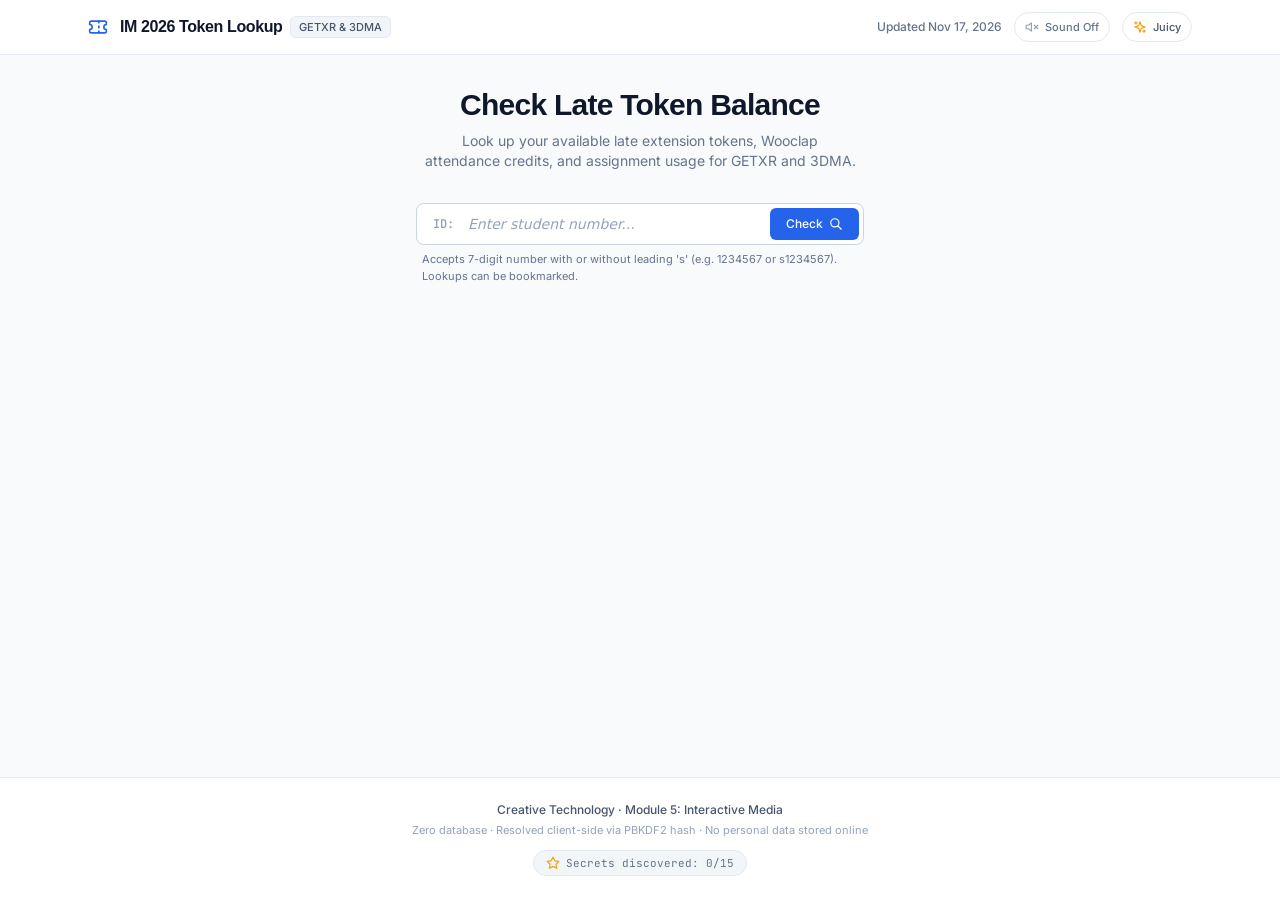
<file: index.html>
<!DOCTYPE html>
<!--
       /\_/\
      ( o.o )   _________________________________________________
       > ^ <   / Looking through the source code, are we?        \
      /     \ |  Client-side PBKDF2 hashes only. No cheatsheet  |
     /|     |\ \ here, but you found the guardian cat!           /
    (_|_____|_) -------------------------------------------------
          ~ Creative Technology · Module 5: Interactive Media ~
-->
<html lang="en">
<head>
  <meta charset="UTF-8">
  <meta name="viewport" content="width=device-width, initial-scale=1.0">
  <title>IM 2026 Token Lookup</title>
  <link rel="icon" type="image/svg+xml" href="favicon.svg">
  <link rel="icon" type="image/png" sizes="32x32" href="favicon.png">
  <link rel="alternate icon" type="image/x-icon" href="favicon.ico">
  <link rel="apple-touch-icon" sizes="180x180" href="apple-touch-icon.png">
  <link rel="stylesheet" href="utilities.css?v=1368fd512522">
  <link rel="preconnect" href="https://api.fontshare.com">
  <link rel="preconnect" href="https://fonts.googleapis.com">
  <link rel="preconnect" href="https://fonts.gstatic.com" crossorigin>
  <link rel="stylesheet" href="https://api.fontshare.com/v2/css?f[]=general-sans@400,500,600,700&display=swap">
  <link rel="stylesheet" href="https://fonts.googleapis.com/css2?family=Inter:wght@400;500;600;700&family=JetBrains+Mono:wght@400;500;600&display=swap">
  <link rel="stylesheet" href="styles.css?v=03682f77ad76">
</head>
<body class="bg-slate-50 text-slate-900 min-h-screen selection:bg-blue-100 selection:text-blue-900 juicy-mode">
  <canvas id="fxCanvas"></canvas>

  <!-- Fixed 3D Void HUD Overlay (Visible only in 3D Void) -->
  <div id="voidControlsGuide">
    <span>Walk: <span class="kbd-pill">W A S D</span> / <span class="kbd-pill">Arrows</span></span>
    <span>•</span>
    <span>Look: <span class="kbd-pill">Click + Drag</span></span>
    <span>•</span>
    <span>Jump: <span class="kbd-pill">Space</span></span>
    <span>•</span>
    <span>Sprint: <span class="kbd-pill">Shift</span></span>
  </div>

  <!-- Atmospheric Ascent Altimeter HUD (Upper Left) -->
  <div id="voidAltimeter">
    <div class="altimeter-card">
      <div class="altimeter-header">
        <span id="altimeterZone" class="altimeter-zone-badge">Ground Studio</span>
        <span id="altimeterClimbArrow" class="altimeter-climb-arrow">▲</span>
      </div>
      <div class="altimeter-readout">
        <span class="altimeter-label">ALT</span>
        <span id="altimeterValue" class="altimeter-value">0</span>
        <span class="altimeter-unit">m</span>
      </div>
      <div class="altimeter-gauge-track">
        <div id="altimeterGaugeFill" class="altimeter-gauge-fill"></div>
      </div>
    </div>
  </div>

  <div id="voidHud">
    <button type="button" id="returnToScreenBtn" title="Return to 2D Screen">
      <svg class="w-4 h-4 text-blue-400" viewBox="0 0 24 24" fill="none" stroke="currentColor" stroke-width="2" stroke-linecap="round" stroke-linejoin="round" width="16" height="16">
        <path d="M3 12a9 9 0 1 0 9-9 9.75 9.75 0 0 0-6.74 2.74L3 8"/>
        <path d="M3 3v5h5"/>
      </svg>
      <span>Return to Token Screen</span>
      <span class="kbd-pill">ESC</span>
    </button>
  </div>

  <!-- Viewport & 3D World Rig -->
  <div id="appViewport">
    <!-- Starfield Layer (Space Altitudes) -->
    <div id="voidStarfield"></div>

    <div id="worldRig">

      <!-- Floor Grid & Contact Shadow (in 3D world) -->
      <div id="voidFloor"></div>
      <div id="floorShadow"></div>

      <!-- 3D Physics Slabs Container for Gravity Mode -->
      <div id="voidPhysicsContainer"></div>

      <!-- 3D Troposphere Cloud Billboards (Altitudes: 900m – 3000m) -->
      <div id="voidCloudContainer">
        <!-- Cloud 1: Low Troposphere entrance (Y ≈ 950m) -->
        <div class="void-cloud-anchor" style="transform: translate3d(-480px, -950px, -300px);">
          <div class="void-cloud cloud-size-md" style="--drift-dur: 15s; --drift-delay: 0s;">
            <div class="cloud-puff puff-base"></div>
            <div class="cloud-puff puff-left"></div>
            <div class="cloud-puff puff-center"></div>
            <div class="cloud-puff puff-right"></div>
            <div class="cloud-puff puff-crest"></div>
          </div>
        </div>

        <!-- Cloud 2: Fluffy front bank (Y ≈ 1300m) -->
        <div class="void-cloud-anchor" style="transform: translate3d(450px, -1300px, 220px);">
          <div class="void-cloud cloud-size-lg" style="--drift-dur: 18s; --drift-delay: -3s;">
            <div class="cloud-puff puff-base"></div>
            <div class="cloud-puff puff-left"></div>
            <div class="cloud-puff puff-center"></div>
            <div class="cloud-puff puff-right"></div>
            <div class="cloud-puff puff-crest"></div>
          </div>
        </div>

        <!-- Cloud 3: Mid-Troposphere canopy (Y ≈ 1680m) -->
        <div class="void-cloud-anchor" style="transform: translate3d(-320px, -1680px, 420px);">
          <div class="void-cloud cloud-size-md" style="--drift-dur: 16s; --drift-delay: -6s;">
            <div class="cloud-puff puff-base"></div>
            <div class="cloud-puff puff-left"></div>
            <div class="cloud-puff puff-center"></div>
            <div class="cloud-puff puff-right"></div>
            <div class="cloud-puff puff-crest"></div>
          </div>
        </div>

        <!-- Cloud 4: Distant bank (Y ≈ 2050m) -->
        <div class="void-cloud-anchor" style="transform: translate3d(520px, -2050px, -260px);">
          <div class="void-cloud cloud-size-lg" style="--drift-dur: 20s; --drift-delay: -2s;">
            <div class="cloud-puff puff-base"></div>
            <div class="cloud-puff puff-left"></div>
            <div class="cloud-puff puff-center"></div>
            <div class="cloud-puff puff-right"></div>
            <div class="cloud-puff puff-crest"></div>
          </div>
        </div>

        <!-- Cloud 5: High Troposphere dome (Y ≈ 2420m) -->
        <div class="void-cloud-anchor" style="transform: translate3d(-140px, -2420px, 160px);">
          <div class="void-cloud cloud-size-md" style="--drift-dur: 17s; --drift-delay: -8s;">
            <div class="cloud-puff puff-base"></div>
            <div class="cloud-puff puff-left"></div>
            <div class="cloud-puff puff-center"></div>
            <div class="cloud-puff puff-right"></div>
            <div class="cloud-puff puff-crest"></div>
          </div>
        </div>

        <!-- Cloud 6: Lateral cumulus cluster (Y ≈ 2750m) -->
        <div class="void-cloud-anchor" style="transform: translate3d(360px, -2750px, 340px);">
          <div class="void-cloud cloud-size-sm" style="--drift-dur: 14s; --drift-delay: -5s;">
            <div class="cloud-puff puff-base"></div>
            <div class="cloud-puff puff-left"></div>
            <div class="cloud-puff puff-center"></div>
            <div class="cloud-puff puff-right"></div>
            <div class="cloud-puff puff-crest"></div>
          </div>
        </div>

        <!-- Cloud 7: Stratosphere threshold wisps (Y ≈ 3050m) -->
        <div class="void-cloud-anchor" style="transform: translate3d(-380px, -3050px, -150px);">
          <div class="void-cloud cloud-size-sm" style="--drift-dur: 19s; --drift-delay: -10s;">
            <div class="cloud-puff puff-base"></div>
            <div class="cloud-puff puff-left"></div>
            <div class="cloud-puff puff-center"></div>
            <div class="cloud-puff puff-right"></div>
            <div class="cloud-puff puff-crest"></div>
          </div>
        </div>
      </div>

      <!-- 3D Cosmic Guardian Cat in Orbit (Multi-Tier Altitude Chase) -->
      <div id="cosmicCat3D" title="Click or approach the Cosmic Guardian Cat!">
        <div class="cosmic-cat-mesh">
          <div class="cat-antenna">
            <div class="cat-antenna-beacon"></div>
          </div>
          <div class="cosmic-cat-helmet">
            <div class="cat-helmet-glare"></div>
            <div class="cat-ears-container">
              <span class="cat-ear left">▲</span>
              <span class="cat-ear right">▲</span>
            </div>
            <div id="cosmicCatFace" class="cat-face-text">(=^･ω･^=)</div>
          </div>
          <div class="cosmic-cat-badge">
            <span id="cosmicCatBadgeText">COSMIC GUARDIAN CAT • 4,000m</span>
          </div>
        </div>
      </div>

      <!-- The Page Plane / Card in 3D Space -->
      <div id="pageCard">

        <!-- Rear Face (Back of Card with 3D Easter Egg) -->
        <div id="pageBackside">
          <div class="relative z-10 max-w-sm mx-auto flex flex-col items-center justify-start text-center">
            <span class="text-[10px] font-mono tracking-widest uppercase text-blue-400 font-semibold mb-2">The Void</span>
            <h3 class="font-heading text-xl sm:text-2xl font-bold text-white mb-2 tracking-tight">You Broke the Fourth Wall!</h3>
            <p class="text-xs text-slate-300 leading-relaxed max-w-xs mb-4">
              You stepped out of flatland into the infinite void.
              Click the floating golden egg to claim the secret!
            </p>
            <div id="easterEgg3D" title="Click to claim the secret!" class="cursor-pointer select-none">
              <div class="egg-mesh"></div>
              <span class="mt-3 text-xs font-mono font-bold text-amber-300 tracking-wider block">★ CLICK ME ★</span>
            </div>
          </div>
        </div>

        <!-- Front Face (Wrapped to eliminate z-fighting and bleed-through) -->
        <div id="pageFront">

        <!-- Navigation Bar -->
        <header class="border-b border-slate-200 bg-white/90 backdrop-blur-md sticky top-0 z-20 shadow-xs">
          <div class="max-w-6xl mx-auto px-4 py-2.5 sm:py-3 sm:px-6 flex items-center justify-between gap-3 sm:gap-4">
            <div class="flex items-center gap-2.5 sm:gap-3 min-w-0">
              <svg id="headerTicketIcon" class="w-5 h-5 text-blue-600 shrink-0 select-none" viewBox="0 0 24 24" fill="none" stroke="currentColor" stroke-width="2" stroke-linecap="round" stroke-linejoin="round" width="20" height="20">
                <path d="M2 9a3 3 0 0 1 0 6v2a2 2 0 0 0 2 2h16a2 2 0 0 0 2-2v-2a3 3 0 0 1 0-6V7a2 2 0 0 0-2-2H4a2 2 0 0 0-2 2Z"/>
                <path d="M13 5v2"/>
                <path d="M13 17v2"/>
                <path d="M13 11v2"/>
              </svg>
              <div class="flex items-center gap-2 min-w-0">
                <h1 class="font-heading font-semibold text-sm sm:text-base text-slate-900 tracking-tight truncate">IM 2026 Token Lookup</h1>
                <span id="headerSubBadge" class="text-[10px] sm:text-[11px] font-medium px-2 py-0.5 bg-slate-100 border border-slate-200 rounded-md text-slate-600 whitespace-nowrap shrink-0 hidden min-[540px]:inline-block">GETXR & 3DMA</span>
              </div>
            </div>
            <div class="flex items-center gap-2 sm:gap-3 shrink-0">
              <span id="lastUpdated" class="text-xs text-slate-500 font-medium whitespace-nowrap shrink-0 hidden min-[1140px]:inline"></span>
              <button id="soundToggleBtn" type="button" class="text-xs px-2.5 py-1.5 rounded-full border border-slate-200 bg-white hover:bg-slate-50 transition flex items-center space-x-1.5 shadow-2xs cursor-pointer select-none shrink-0" title="Enable sound effects (resets on reload)">
                <span id="soundIcon" class="flex items-center shrink-0"></span>
                <span id="soundLabel" class="text-[11px] font-medium text-slate-400">Sound Off</span>
              </button>
              <button id="modeToggleBtn" type="button" class="text-xs px-2.5 py-1.5 rounded-full border border-slate-200 bg-white hover:bg-slate-50 transition flex items-center space-x-1.5 shadow-2xs cursor-pointer select-none shrink-0" title="Toggle animation effects">
                <span id="modeIcon" class="flex items-center shrink-0"></span>
                <span id="modeLabel" class="text-[11px] font-medium text-slate-600">Juicy</span>
              </button>
            </div>
          </div>
        </header>

        <!-- Main Container -->
        <main id="mainContainer" class="max-w-3xl mx-auto px-4 py-6 sm:py-8 sm:px-6 flex-grow w-full">
          
          <!-- Hero / Title -->
          <div class="text-center max-w-xl mx-auto mb-6 sm:mb-8">
            <h2 class="font-heading text-2xl sm:text-3xl font-bold text-slate-900 tracking-tight mb-2">
              <span class="under-c-wrapper"><a href="#under-the-c" id="secretUnderCLink" class="secret-under-c-hit" aria-label="Under the C" tabindex="-1"></a>C</span><span id="heroTitleText">heck Late Token Balance</span>
            </h2>
            <p class="text-slate-500 text-xs sm:text-sm leading-relaxed [text-wrap:balance]">
              Look up your available late extension tokens, Wooclap attendance credits, and assignment usage for GETXR and 3DMA.
            </p>
          </div>

          <!-- Search Form -->
          <div class="max-w-md mx-auto mb-6 sm:mb-8">
            <button id="cosmicCompanion" class="companion-perch" type="button" hidden aria-label="Pet your Cosmic Companion" title="Cosmic Companion · Click to pet">
              <span class="companion-helmet" aria-hidden="true">(=^･ω･^=)</span><span class="companion-medal" aria-hidden="true">★</span>
            </button>
            <form id="tokenForm" class="relative" novalidate>
              <div class="search-input-wrap flex items-center bg-white border border-slate-300 rounded-lg p-1 shadow-xs focus-within:border-blue-600 focus-within:ring-2 focus-within:ring-blue-500/20 transition">
                <span class="pl-3 pr-1.5 text-slate-400 font-mono text-xs font-semibold select-none shrink-0">ID:</span>
                <input 
                  type="text" 
                  id="studentIdInput"
                  placeholder="Enter student number..." 
                  autocomplete="off"
                  spellcheck="false"
                  inputmode="text"
                  enterkeyhint="search"
                  autocapitalize="none"
                  autocorrect="off"
                  class="bg-transparent text-slate-900 font-mono placeholder:text-slate-400 placeholder:italic placeholder:font-sans focus:outline-none flex-grow text-base sm:text-sm px-2 py-1.5 min-w-0"
                />
                <button 
                  type="submit" 
                  id="submitBtn"
                  class="bg-blue-600 hover:bg-blue-700 text-white font-medium text-xs px-3.5 sm:px-4 py-2 rounded-md shadow-xs transition duration-150 flex items-center space-x-1.5 shrink-0 disabled:opacity-50">
                  <span>Check</span>
                  <svg id="searchIcon" class="w-3.5 h-3.5" fill="none" stroke="currentColor" viewBox="0 0 24 24" width="14" height="14">
                    <path stroke-linecap="round" stroke-linejoin="round" stroke-width="2" d="M21 21l-6-6m2-5a7 7 0 11-14 0 7 7 0 0114 0z"/>
                  </svg>
                  <div id="loadingSpinner" class="hidden w-3.5 h-3.5 border-2 border-white border-t-transparent rounded-full animate-spin"></div>
                </button>
              </div>
              <p class="text-[11px] text-slate-500 mt-1.5 px-1.5">Accepts 7-digit number with or without leading 's' (e.g. 1234567 or s1234567). Lookups can be bookmarked.</p>
            </form>

            <!-- Status Alert Box -->
            <div id="alertBox" class="hidden mt-3 p-3.5 rounded-lg text-xs font-medium border"></div>
          </div>

          <!-- Results Container -->
          <div id="resultsContainer" class="hidden space-y-4 animate-fade-in">
            
            <!-- Student Confirmation Header -->
            <div class="flex items-center justify-between bg-blue-50/80 border border-blue-200 rounded-lg px-3.5 sm:px-4 py-2.5 text-xs text-blue-900 shadow-2xs">
              <div class="flex items-center space-x-2 min-w-0">
                <span class="font-medium text-slate-600 shrink-0">Student record:</span>
                <span id="displayStudentId" class="font-mono font-bold text-blue-700 bg-white border border-blue-200 px-2 py-0.5 rounded shadow-2xs truncate"></span>
              </div>
              <button type="button" id="clearSearchBtn" class="text-xs text-blue-600 hover:text-blue-800 font-medium transition underline underline-offset-2 shrink-0 py-1 px-1.5 -mr-1 rounded hover:bg-blue-100/60">Look up another ID</button>
            </div>

            <!-- Bookmark Awareness Tip Banner -->
            <div class="bg-amber-50/70 border border-amber-200/80 rounded-lg px-3.5 py-2.5 text-xs text-amber-900 flex items-center justify-between shadow-2xs">
              <div class="flex items-center space-x-2">
                <svg class="w-4 h-4 text-amber-600 shrink-0" viewBox="0 0 24 24" fill="none" stroke="currentColor" stroke-width="2" stroke-linecap="round" stroke-linejoin="round" width="16" height="16">
                  <path d="m19 21-7-4-7 4V5a2 2 0 0 1 2-2h10a2 2 0 0 1 2 2v16z"/>
                </svg>
                <span><strong>Bookmark your balance:</strong> Save this URL <span class="hidden sm:inline">(or press <kbd class="px-1.5 py-0.5 font-mono text-[10px] bg-white border border-amber-300 rounded text-amber-900 shadow-2xs">Cmd/Ctrl + D</kbd>)</span> to check anytime.</span>
              </div>
            </div>

            <!-- Dual Course Cards Grid -->
            <div id="courseCardsGrid" class="grid grid-cols-1 md:grid-cols-2 gap-4 sm:gap-5 relative">
              
              <!-- GETXR Card -->
              <div id="cardGetxr" class="bg-white border border-slate-200 rounded-xl p-4 sm:p-5 shadow-xs flex flex-col justify-between">
                <div>
                  <div class="flex items-center justify-between pb-3.5 mb-3.5 border-b border-slate-100 gap-2">
                    <div class="flex items-center space-x-2.5 min-w-0">
                      <img id="getxrLogo" width="28" height="28" src="assets/getxr.png" alt="GETXR icon" class="w-7 h-7 object-contain shrink-0 select-none">
                      <div class="min-w-0">
                        <h3 class="font-heading font-semibold text-slate-900 text-sm leading-tight">GETXR</h3>
                        <p class="text-[11px] text-slate-500 truncate">Game Engine Tech & XR Dev</p>
                      </div>
                    </div>
                    <span id="getxrStatusBadge" class="text-[11px] px-2.5 py-0.5 rounded-full font-medium shrink-0"></span>
                  </div>

                  <!-- Non-enrolled container -->
                  <div id="getxrNotEnrolled" class="hidden py-10 text-center">
                    <p class="text-slate-600 text-xs font-semibold">Not Enrolled</p>
                    <p id="getxrNotEnrolledReason" class="text-[11px] text-slate-500 mt-0.5">Not enrolled in this course.</p>
                  </div>

                  <!-- Active Enrolled Container -->
                  <div id="getxrEnrolledContent">
                    <!-- Balance Display Box -->
                    <div class="bg-slate-50/80 border border-slate-200/80 rounded-lg p-4 mb-4 text-center">
                      <span class="text-[10px] font-semibold text-slate-500 uppercase tracking-wider block mb-1">Available Late Tokens</span>
                      <div class="flex items-baseline justify-center">
                        <span id="getxrBalance" class="text-3xl font-extrabold text-slate-900 font-mono select-none inline-block">0.0</span>
                      </div>
                    </div>

                    <!-- Stats Breakdown -->
                    <div class="grid grid-cols-3 gap-2 text-center text-xs mb-4">
                      <div class="bg-white border border-slate-200 rounded-md p-2">
                        <span class="text-[10px] text-slate-400 block font-medium">Base</span>
                        <span id="getxrBase" class="font-mono font-bold text-slate-700">2.0</span>
                      </div>
                      <div class="bg-white border border-slate-200 rounded-md p-2">
                        <span class="text-[10px] text-emerald-600 block font-medium">Earned</span>
                        <span id="getxrEarned" class="font-mono font-bold text-emerald-700">+0.0</span>
                      </div>
                      <div class="bg-white border border-slate-200 rounded-md p-2">
                        <span class="text-[10px] text-rose-600 block font-medium">Spent</span>
                        <span id="getxrSpent" class="font-mono font-bold text-rose-700">-0.0</span>
                      </div>
                    </div>
                  </div>
                </div>

                <!-- Transaction Ledger -->
                <div id="getxrLedgerSection" class="mt-2 pt-3 border-t border-slate-100">
                  <h4 class="text-[11px] font-semibold text-slate-600 uppercase tracking-wider mb-2 flex items-center justify-between">
                    <span>Activity History</span>
                    <span class="text-[10px] text-slate-400 normal-case font-normal">(Newest first)</span>
                  </h4>
                  <div id="getxrLedger" class="space-y-1 max-h-44 overflow-y-auto pr-1 text-xs font-mono scrollbar-thin"></div>
                </div>
              </div>

              <!-- 3DMA Card -->
              <div id="card3dma" class="bg-white border border-slate-200 rounded-xl p-4 sm:p-5 shadow-xs flex flex-col justify-between">
                <div>
                  <div class="flex items-center justify-between pb-3.5 mb-3.5 border-b border-slate-100 gap-2">
                    <div class="flex items-center space-x-2.5 min-w-0">
                      <img id="threedmaLogo" width="28" height="28" src="assets/3dma.png" alt="3DMA icon" class="w-7 h-7 object-contain shrink-0 select-none">
                      <div class="min-w-0">
                        <h3 class="font-heading font-semibold text-slate-900 text-sm leading-tight">3DMA</h3>
                        <p class="text-[11px] text-slate-500 truncate">3D Modeling & Animation</p>
                      </div>
                    </div>
                    <span id="threedmaStatusBadge" class="text-[11px] px-2.5 py-0.5 rounded-full font-medium shrink-0"></span>
                  </div>

                  <!-- Non-enrolled container -->
                  <div id="threedmaNotEnrolled" class="hidden py-10 text-center">
                    <p class="text-slate-600 text-xs font-semibold">Not Enrolled</p>
                    <p id="threedmaNotEnrolledReason" class="text-[11px] text-slate-500 mt-0.5">Not enrolled in this course.</p>
                  </div>

                  <!-- Active Enrolled Container -->
                  <div id="threedmaEnrolledContent">
                    <!-- Balance Display Box -->
                    <div class="bg-slate-50/80 border border-slate-200/80 rounded-lg p-4 mb-4 text-center">
                      <span class="text-[10px] font-semibold text-slate-500 uppercase tracking-wider block mb-1">Available Late Tokens</span>
                      <div class="flex items-baseline justify-center">
                        <span id="threedmaBalance" class="text-3xl font-extrabold text-slate-900 font-mono select-none inline-block">0.0</span>
                      </div>
                    </div>

                    <!-- Stats Breakdown -->
                    <div class="grid grid-cols-3 gap-2 text-center text-xs mb-4">
                      <div class="bg-white border border-slate-200 rounded-md p-2">
                        <span class="text-[10px] text-slate-400 block font-medium">Base</span>
                        <span id="threedmaBase" class="font-mono font-bold text-slate-700">2.0</span>
                      </div>
                      <div class="bg-white border border-slate-200 rounded-md p-2">
                        <span class="text-[10px] text-emerald-600 block font-medium">Earned</span>
                        <span id="threedmaEarned" class="font-mono font-bold text-emerald-700">+0.0</span>
                      </div>
                      <div class="bg-white border border-slate-200 rounded-md p-2">
                        <span class="text-[10px] text-rose-600 block font-medium">Spent</span>
                        <span id="threedmaSpent" class="font-mono font-bold text-rose-700">-0.0</span>
                      </div>
                    </div>
                  </div>
                </div>

                <!-- Transaction Ledger -->
                <div id="threedmaLedgerSection" class="mt-2 pt-3 border-t border-slate-100">
                  <h4 class="text-[11px] font-semibold text-slate-600 uppercase tracking-wider mb-2 flex items-center justify-between">
                    <span>Activity History</span>
                    <span class="text-[10px] text-slate-400 normal-case font-normal">(Newest first)</span>
                  </h4>
                  <div id="threedmaLedger" class="space-y-1 max-h-44 overflow-y-auto pr-1 text-xs font-mono scrollbar-thin"></div>
                </div>
              </div>

            </div>

            <!-- Policy Info Accordion -->
            <div class="bg-white border border-slate-200 rounded-xl p-4 shadow-xs text-xs text-slate-600">
              <h4 class="font-heading font-semibold text-slate-900 text-xs flex items-center space-x-1.5 mb-2.5">
                <svg class="w-4 h-4 text-slate-700 shrink-0" viewBox="0 0 24 24" fill="none" stroke="currentColor" stroke-width="2" stroke-linecap="round" stroke-linejoin="round" width="16" height="16">
                  <path d="M2 3h6a4 4 0 0 1 4 4v14a3 3 0 0 0-3-3H2z"/>
                  <path d="M22 3h-6a4 4 0 0 0-4 4v14a3 3 0 0 1 3-3h7z"/>
                </svg>
                <span>Late Token Rules & Policies</span>
              </h4>
              <div class="grid grid-cols-1 sm:grid-cols-3 gap-3">
                <div class="bg-slate-50 p-2.5 rounded-lg border border-slate-200/80">
                  <span class="font-semibold text-slate-800 flex items-center space-x-1.5 mb-1">
                    <svg class="w-3.5 h-3.5 text-blue-600 shrink-0" viewBox="0 0 24 24" fill="none" stroke="currentColor" stroke-width="2" stroke-linecap="round" stroke-linejoin="round" width="14" height="14"><circle cx="12" cy="12" r="10"/><polyline points="12 6 12 16 14"/></svg>
                    <span>+24h Extension</span>
                  </span>
                  Each token grants a 24-hour extension on coursework. Submissions &gt;0s late automatically burn 1 token.
                </div>
                <div class="bg-slate-50 p-2.5 rounded-lg border border-slate-200/80">
                  <span class="font-semibold text-slate-800 flex items-center space-x-1.5 mb-1">
                    <svg class="w-3.5 h-3.5 text-emerald-600 shrink-0" viewBox="0 0 24 24" fill="none" stroke="currentColor" stroke-width="2" stroke-linecap="round" stroke-linejoin="round" width="14" height="14"><circle cx="12" cy="12" r="10"/><path d="M8 12h8"/><path d="M12 8v8"/></svg>
                    <span>Earn Extra Tokens</span>
                  </span>
                  Start with 2.0 base tokens. Earn +0.5 for each attended Wooclap checkpoint in lectorials.
                </div>
                <div class="bg-slate-50 p-2.5 rounded-lg border border-slate-200/80">
                  <span class="font-semibold text-slate-800 flex items-center space-x-1.5 mb-1">
                    <svg class="w-3.5 h-3.5 text-amber-600 shrink-0" viewBox="0 0 24 24" fill="none" stroke="currentColor" stroke-width="2" stroke-linecap="round" stroke-linejoin="round" width="14" height="14"><path d="M6 9H4.5a2.5 2.5 0 0 1 0-5H6"/><path d="M18 9h1.5a2.5 2.5 0 0 0 0-5H18"/><path d="M4 22h16"/><path d="M10 14.66V17c0 .55-.47.98-.97 1.21C7.85 18.75 7 20.24 7 22"/><path d="M14 14.66V17c0 .55.47.98.97 1.21C16.15 18.75 17 20.24 17 22"/><path d="M18 2H6v7a6 6 0 0 0 12 0V2Z"/></svg>
                    <span>Grade Bonus</span>
                  </span>
                  Unused tokens convert to a final course grade bonus at module end (+0.1 per unused token).
                </div>
              </div>
            </div>
          </div>

        </main>

        <!-- Footer -->
        <footer class="border-t border-slate-200 bg-white py-6 px-4 text-center text-xs text-slate-500 pb-[max(1.5rem,env(safe-area-inset-bottom))]">
          <p class="font-medium text-slate-600">Creative Technology · Module 5: Interactive Media</p>
          <p class="mt-1 text-[11px] text-slate-400">Zero database · Resolved client-side via PBKDF2 hash · No personal data stored online</p>
          <!-- Easter Egg Discovery Counter -->
          <div class="mt-3 flex justify-center">
            <div id="eggCounterContainer" class="inline-flex items-center space-x-1.5 px-3 py-1 rounded-full text-[11px] font-mono bg-slate-100/90 text-slate-500 border border-slate-200 transition-all select-none shadow-2xs cursor-default">
              <svg class="w-3.5 h-3.5 text-amber-500 shrink-0" viewBox="0 0 24 24" fill="none" stroke="currentColor" stroke-width="2" stroke-linecap="round" stroke-linejoin="round" width="14" height="14">
                <polygon points="12 2 15.09 8.26 22 9.27 17 14.14 18.18 21.02 12 17.77 5.82 21.02 7 14.14 2 9.27 8.91 8.26 12 2"/>
              </svg>
              <span id="eggCounterText">Secrets discovered: 0/15</span>
            </div>
          </div>
        </footer>

        </div> <!-- /#pageFront -->
      </div> <!-- /#pageCard -->
    </div> <!-- /#worldRig -->
  </div> <!-- /#appViewport -->

  <script src="nyan-music.js?v=19ab3ddb5371"></script>
  <script src="chase-audio.js?v=ca1a5e336307"></script>
  <script src="chase-gameplay.js?v=cbdbc7e16c8e"></script>
  <script src="chase-finale.js?v=e97b44de4aaa"></script>
  <script src="cosmic-chase.js?v=eef7dda2b9da"></script>
  <script src="app.js?v=b507d642464b"></script>
</body>
</html>
</file>
<file: utilities.css>
*,:after,:before{--tw-border-spacing-x:0;--tw-border-spacing-y:0;--tw-translate-x:0;--tw-translate-y:0;--tw-rotate:0;--tw-skew-x:0;--tw-skew-y:0;--tw-scale-x:1;--tw-scale-y:1;--tw-pan-x: ;--tw-pan-y: ;--tw-pinch-zoom: ;--tw-scroll-snap-strictness:proximity;--tw-gradient-from-position: ;--tw-gradient-via-position: ;--tw-gradient-to-position: ;--tw-ordinal: ;--tw-slashed-zero: ;--tw-numeric-figure: ;--tw-numeric-spacing: ;--tw-numeric-fraction: ;--tw-ring-inset: ;--tw-ring-offset-width:0px;--tw-ring-offset-color:#fff;--tw-ring-color:rgba(59,130,246,.5);--tw-ring-offset-shadow:0 0 #0000;--tw-ring-shadow:0 0 #0000;--tw-shadow:0 0 #0000;--tw-shadow-colored:0 0 #0000;--tw-blur: ;--tw-brightness: ;--tw-contrast: ;--tw-grayscale: ;--tw-hue-rotate: ;--tw-invert: ;--tw-saturate: ;--tw-sepia: ;--tw-drop-shadow: ;--tw-backdrop-blur: ;--tw-backdrop-brightness: ;--tw-backdrop-contrast: ;--tw-backdrop-grayscale: ;--tw-backdrop-hue-rotate: ;--tw-backdrop-invert: ;--tw-backdrop-opacity: ;--tw-backdrop-saturate: ;--tw-backdrop-sepia: ;--tw-contain-size: ;--tw-contain-layout: ;--tw-contain-paint: ;--tw-contain-style: }::backdrop{--tw-border-spacing-x:0;--tw-border-spacing-y:0;--tw-translate-x:0;--tw-translate-y:0;--tw-rotate:0;--tw-skew-x:0;--tw-skew-y:0;--tw-scale-x:1;--tw-scale-y:1;--tw-pan-x: ;--tw-pan-y: ;--tw-pinch-zoom: ;--tw-scroll-snap-strictness:proximity;--tw-gradient-from-position: ;--tw-gradient-via-position: ;--tw-gradient-to-position: ;--tw-ordinal: ;--tw-slashed-zero: ;--tw-numeric-figure: ;--tw-numeric-spacing: ;--tw-numeric-fraction: ;--tw-ring-inset: ;--tw-ring-offset-width:0px;--tw-ring-offset-color:#fff;--tw-ring-color:rgba(59,130,246,.5);--tw-ring-offset-shadow:0 0 #0000;--tw-ring-shadow:0 0 #0000;--tw-shadow:0 0 #0000;--tw-shadow-colored:0 0 #0000;--tw-blur: ;--tw-brightness: ;--tw-contrast: ;--tw-grayscale: ;--tw-hue-rotate: ;--tw-invert: ;--tw-saturate: ;--tw-sepia: ;--tw-drop-shadow: ;--tw-backdrop-blur: ;--tw-backdrop-brightness: ;--tw-backdrop-contrast: ;--tw-backdrop-grayscale: ;--tw-backdrop-hue-rotate: ;--tw-backdrop-invert: ;--tw-backdrop-opacity: ;--tw-backdrop-saturate: ;--tw-backdrop-sepia: ;--tw-contain-size: ;--tw-contain-layout: ;--tw-contain-paint: ;--tw-contain-style: }/*! tailwindcss v3.4.17 | MIT License | https://tailwindcss.com*/*,:after,:before{box-sizing:border-box;border:0 solid #e5e7eb}:after,:before{--tw-content:""}:host,html{line-height:1.5;-webkit-text-size-adjust:100%;-moz-tab-size:4;-o-tab-size:4;tab-size:4;font-family:ui-sans-serif,system-ui,sans-serif,Apple Color Emoji,Segoe UI Emoji,Segoe UI Symbol,Noto Color Emoji;font-feature-settings:normal;font-variation-settings:normal;-webkit-tap-highlight-color:transparent}body{margin:0;line-height:inherit}hr{height:0;color:inherit;border-top-width:1px}abbr:where([title]){-webkit-text-decoration:underline dotted;text-decoration:underline dotted}h1,h2,h3,h4,h5,h6{font-size:inherit;font-weight:inherit}a{color:inherit;text-decoration:inherit}b,strong{font-weight:bolder}code,kbd,pre,samp{font-family:ui-monospace,SFMono-Regular,Menlo,Monaco,Consolas,Liberation Mono,Courier New,monospace;font-feature-settings:normal;font-variation-settings:normal;font-size:1em}small{font-size:80%}sub,sup{font-size:75%;line-height:0;position:relative;vertical-align:baseline}sub{bottom:-.25em}sup{top:-.5em}table{text-indent:0;border-color:inherit;border-collapse:collapse}button,input,optgroup,select,textarea{font-family:inherit;font-feature-settings:inherit;font-variation-settings:inherit;font-size:100%;font-weight:inherit;line-height:inherit;letter-spacing:inherit;color:inherit;margin:0;padding:0}button,select{text-transform:none}button,input:where([type=button]),input:where([type=reset]),input:where([type=submit]){-webkit-appearance:button;background-color:transparent;background-image:none}:-moz-focusring{outline:auto}:-moz-ui-invalid{box-shadow:none}progress{vertical-align:baseline}::-webkit-inner-spin-button,::-webkit-outer-spin-button{height:auto}[type=search]{-webkit-appearance:textfield;outline-offset:-2px}::-webkit-search-decoration{-webkit-appearance:none}::-webkit-file-upload-button{-webkit-appearance:button;font:inherit}summary{display:list-item}blockquote,dd,dl,figure,h1,h2,h3,h4,h5,h6,hr,p,pre{margin:0}fieldset{margin:0}fieldset,legend{padding:0}menu,ol,ul{list-style:none;margin:0;padding:0}dialog{padding:0}textarea{resize:vertical}input::-moz-placeholder,textarea::-moz-placeholder{opacity:1;color:#9ca3af}input::placeholder,textarea::placeholder{opacity:1;color:#9ca3af}[role=button],button{cursor:pointer}:disabled{cursor:default}audio,canvas,embed,iframe,img,object,svg,video{display:block;vertical-align:middle}img,video{max-width:100%;height:auto}[hidden]:where(:not([hidden=until-found])){display:none}.\!container{width:100%!important}.container{width:100%}@media (min-width:640px){.\!container{max-width:640px!important}.container{max-width:640px}}@media (min-width:768px){.\!container{max-width:768px!important}.container{max-width:768px}}@media (min-width:1024px){.\!container{max-width:1024px!important}.container{max-width:1024px}}@media (min-width:1280px){.\!container{max-width:1280px!important}.container{max-width:1280px}}@media (min-width:1536px){.\!container{max-width:1536px!important}.container{max-width:1536px}}.pointer-events-none{pointer-events:none}.visible{visibility:visible}.static{position:static}.fixed{position:fixed}.relative{position:relative}.sticky{position:sticky}.left-1\/2{left:50%}.top-0{top:0}.top-5{top:1.25rem}.z-10{z-index:10}.z-20{z-index:20}.z-\[1000\]{z-index:1000}.mx-auto{margin-left:auto;margin-right:auto}.-mr-1{margin-right:-.25rem}.mb-1{margin-bottom:.25rem}.mb-2{margin-bottom:.5rem}.mb-2\.5{margin-bottom:.625rem}.mb-3\.5{margin-bottom:.875rem}.mb-4{margin-bottom:1rem}.mb-6{margin-bottom:1.5rem}.ml-2{margin-left:.5rem}.mt-0\.5{margin-top:.125rem}.mt-1{margin-top:.25rem}.mt-1\.5{margin-top:.375rem}.mt-2{margin-top:.5rem}.mt-3{margin-top:.75rem}.block{display:block}.inline-block{display:inline-block}.flex{display:flex}.inline-flex{display:inline-flex}.table{display:table}.\!grid{display:grid!important}.grid{display:grid}.hidden{display:none}.h-3{height:.75rem}.h-3\.5{height:.875rem}.h-4{height:1rem}.h-5{height:1.25rem}.h-7{height:1.75rem}.max-h-44{max-height:11rem}.min-h-screen{min-height:100vh}.w-3{width:.75rem}.w-3\.5{width:.875rem}.w-4{width:1rem}.w-5{width:1.25rem}.w-7{width:1.75rem}.w-full{width:100%}.min-w-0{min-width:0}.max-w-3xl{max-width:48rem}.max-w-6xl{max-width:72rem}.max-w-md{max-width:28rem}.max-w-sm{max-width:24rem}.max-w-xl{max-width:36rem}.max-w-xs{max-width:20rem}.shrink-0{flex-shrink:0}.flex-grow{flex-grow:1}.-translate-x-1\/2{--tw-translate-x:-50%}.-translate-x-1\/2,.-translate-y-4{transform:translate(var(--tw-translate-x),var(--tw-translate-y)) rotate(var(--tw-rotate)) skewX(var(--tw-skew-x)) skewY(var(--tw-skew-y)) scaleX(var(--tw-scale-x)) scaleY(var(--tw-scale-y))}.-translate-y-4{--tw-translate-y:-1rem}.translate-y-0{--tw-translate-y:0px}.transform,.translate-y-0{transform:translate(var(--tw-translate-x),var(--tw-translate-y)) rotate(var(--tw-rotate)) skewX(var(--tw-skew-x)) skewY(var(--tw-skew-y)) scaleX(var(--tw-scale-x)) scaleY(var(--tw-scale-y))}@keyframes pulse{50%{opacity:.5}}.animate-pulse{animation:pulse 2s cubic-bezier(.4,0,.6,1) infinite}@keyframes spin{to{transform:rotate(1turn)}}.animate-spin{animation:spin 1s linear infinite}.cursor-default{cursor:default}.cursor-pointer{cursor:pointer}.select-none{-webkit-user-select:none;-moz-user-select:none;user-select:none}.resize{resize:both}.grid-cols-1{grid-template-columns:repeat(1,minmax(0,1fr))}.grid-cols-3{grid-template-columns:repeat(3,minmax(0,1fr))}.flex-col{flex-direction:column}.items-center{align-items:center}.items-baseline{align-items:baseline}.justify-start{justify-content:flex-start}.justify-center{justify-content:center}.justify-between{justify-content:space-between}.gap-1{gap:.25rem}.gap-2{gap:.5rem}.gap-2\.5{gap:.625rem}.gap-3{gap:.75rem}.gap-4{gap:1rem}.space-x-1\.5>:not([hidden])~:not([hidden]){--tw-space-x-reverse:0;margin-right:calc(.375rem*var(--tw-space-x-reverse));margin-left:calc(.375rem*(1 - var(--tw-space-x-reverse)))}.space-x-2>:not([hidden])~:not([hidden]){--tw-space-x-reverse:0;margin-right:calc(.5rem*var(--tw-space-x-reverse));margin-left:calc(.5rem*(1 - var(--tw-space-x-reverse)))}.space-x-2\.5>:not([hidden])~:not([hidden]){--tw-space-x-reverse:0;margin-right:calc(.625rem*var(--tw-space-x-reverse));margin-left:calc(.625rem*(1 - var(--tw-space-x-reverse)))}.space-y-1>:not([hidden])~:not([hidden]){--tw-space-y-reverse:0;margin-top:calc(.25rem*(1 - var(--tw-space-y-reverse)));margin-bottom:calc(.25rem*var(--tw-space-y-reverse))}.space-y-4>:not([hidden])~:not([hidden]){--tw-space-y-reverse:0;margin-top:calc(1rem*(1 - var(--tw-space-y-reverse)));margin-bottom:calc(1rem*var(--tw-space-y-reverse))}.overflow-y-auto{overflow-y:auto}.truncate{overflow:hidden;text-overflow:ellipsis}.truncate,.whitespace-nowrap{white-space:nowrap}.rounded{border-radius:.25rem}.rounded-full{border-radius:9999px}.rounded-lg{border-radius:.5rem}.rounded-md{border-radius:.375rem}.rounded-xl{border-radius:.75rem}.border{border-width:1px}.border-2{border-width:2px}.border-b{border-bottom-width:1px}.border-t{border-top-width:1px}.border-amber-200{--tw-border-opacity:1;border-color:rgb(253 230 138/var(--tw-border-opacity,1))}.border-amber-200\/80{border-color:hsla(48,97%,77%,.8)}.border-amber-300{--tw-border-opacity:1;border-color:rgb(252 211 77/var(--tw-border-opacity,1))}.border-amber-400\/40{border-color:rgba(251,191,36,.4)}.border-blue-200{--tw-border-opacity:1;border-color:rgb(191 219 254/var(--tw-border-opacity,1))}.border-emerald-200{--tw-border-opacity:1;border-color:rgb(167 243 208/var(--tw-border-opacity,1))}.border-pink-200{--tw-border-opacity:1;border-color:rgb(251 207 232/var(--tw-border-opacity,1))}.border-pink-300{--tw-border-opacity:1;border-color:rgb(249 168 212/var(--tw-border-opacity,1))}.border-purple-200{--tw-border-opacity:1;border-color:rgb(233 213 255/var(--tw-border-opacity,1))}.border-rose-200{--tw-border-opacity:1;border-color:rgb(254 205 211/var(--tw-border-opacity,1))}.border-slate-100{--tw-border-opacity:1;border-color:rgb(241 245 249/var(--tw-border-opacity,1))}.border-slate-200{--tw-border-opacity:1;border-color:rgb(226 232 240/var(--tw-border-opacity,1))}.border-slate-200\/70{border-color:rgba(226,232,240,.7)}.border-slate-200\/80{border-color:rgba(226,232,240,.8)}.border-slate-300{--tw-border-opacity:1;border-color:rgb(203 213 225/var(--tw-border-opacity,1))}.border-slate-700\/80{border-color:rgba(51,65,85,.8)}.border-white{--tw-border-opacity:1;border-color:rgb(255 255 255/var(--tw-border-opacity,1))}.border-t-transparent{border-top-color:transparent}.bg-amber-100{--tw-bg-opacity:1;background-color:rgb(254 243 199/var(--tw-bg-opacity,1))}.bg-amber-50{--tw-bg-opacity:1;background-color:rgb(255 251 235/var(--tw-bg-opacity,1))}.bg-amber-50\/70{background-color:rgba(255,251,235,.7)}.bg-blue-100{--tw-bg-opacity:1;background-color:rgb(219 234 254/var(--tw-bg-opacity,1))}.bg-blue-50{--tw-bg-opacity:1;background-color:rgb(239 246 255/var(--tw-bg-opacity,1))}.bg-blue-50\/70{background-color:rgba(239,246,255,.7)}.bg-blue-50\/80{background-color:rgba(239,246,255,.8)}.bg-blue-600{--tw-bg-opacity:1;background-color:rgb(37 99 235/var(--tw-bg-opacity,1))}.bg-emerald-100{--tw-bg-opacity:1;background-color:rgb(209 250 229/var(--tw-bg-opacity,1))}.bg-emerald-50{--tw-bg-opacity:1;background-color:rgb(236 253 245/var(--tw-bg-opacity,1))}.bg-pink-100{--tw-bg-opacity:1;background-color:rgb(252 231 243/var(--tw-bg-opacity,1))}.bg-pink-50{--tw-bg-opacity:1;background-color:rgb(253 242 248/var(--tw-bg-opacity,1))}.bg-pink-50\/80{background-color:rgba(253,242,248,.8)}.bg-purple-50{--tw-bg-opacity:1;background-color:rgb(250 245 255/var(--tw-bg-opacity,1))}.bg-rose-50{--tw-bg-opacity:1;background-color:rgb(255 241 242/var(--tw-bg-opacity,1))}.bg-slate-100{--tw-bg-opacity:1;background-color:rgb(241 245 249/var(--tw-bg-opacity,1))}.bg-slate-100\/90{background-color:rgba(241,245,249,.9)}.bg-slate-50{--tw-bg-opacity:1;background-color:rgb(248 250 252/var(--tw-bg-opacity,1))}.bg-slate-50\/80{background-color:rgba(248,250,252,.8)}.bg-slate-900\/90{background-color:rgba(15,23,42,.9)}.bg-slate-900\/95{background-color:rgba(15,23,42,.95)}.bg-transparent{background-color:transparent}.bg-white{--tw-bg-opacity:1;background-color:rgb(255 255 255/var(--tw-bg-opacity,1))}.bg-white\/90{background-color:hsla(0,0%,100%,.9)}.bg-white\/95{background-color:hsla(0,0%,100%,.95)}.object-contain{-o-object-fit:contain;object-fit:contain}.p-1{padding:.25rem}.p-2{padding:.5rem}.p-2\.5{padding:.625rem}.p-3{padding:.75rem}.p-3\.5{padding:.875rem}.p-4{padding:1rem}.px-1\.5{padding-left:.375rem;padding-right:.375rem}.px-2{padding-left:.5rem;padding-right:.5rem}.px-2\.5{padding-left:.625rem;padding-right:.625rem}.px-3{padding-left:.75rem;padding-right:.75rem}.px-3\.5{padding-left:.875rem;padding-right:.875rem}.px-4{padding-left:1rem;padding-right:1rem}.py-0\.5{padding-top:.125rem;padding-bottom:.125rem}.py-1{padding-top:.25rem;padding-bottom:.25rem}.py-1\.5{padding-top:.375rem;padding-bottom:.375rem}.py-10{padding-top:2.5rem;padding-bottom:2.5rem}.py-2{padding-top:.5rem;padding-bottom:.5rem}.py-2\.5{padding-top:.625rem;padding-bottom:.625rem}.py-6{padding-top:1.5rem;padding-bottom:1.5rem}.pb-3\.5{padding-bottom:.875rem}.pb-\[max\(1\.5rem\2c env\(safe-area-inset-bottom\)\)\]{padding-bottom:max(1.5rem,env(safe-area-inset-bottom))}.pl-3{padding-left:.75rem}.pr-1{padding-right:.25rem}.pr-1\.5{padding-right:.375rem}.pt-3{padding-top:.75rem}.text-center{text-align:center}.font-mono{font-family:ui-monospace,SFMono-Regular,Menlo,Monaco,Consolas,Liberation Mono,Courier New,monospace}.text-2xl{font-size:1.5rem;line-height:2rem}.text-3xl{font-size:1.875rem;line-height:2.25rem}.text-\[10px\]{font-size:10px}.text-\[11px\]{font-size:11px}.text-base{font-size:1rem;line-height:1.5rem}.text-sm{font-size:.875rem;line-height:1.25rem}.text-xl{font-size:1.25rem;line-height:1.75rem}.text-xs{font-size:.75rem;line-height:1rem}.font-bold{font-weight:700}.font-extrabold{font-weight:800}.font-medium{font-weight:500}.font-normal{font-weight:400}.font-semibold{font-weight:600}.uppercase{text-transform:uppercase}.lowercase{text-transform:lowercase}.normal-case{text-transform:none}.italic{font-style:italic}.leading-none{line-height:1}.leading-relaxed{line-height:1.625}.leading-tight{line-height:1.25}.tracking-tight{letter-spacing:-.025em}.tracking-wider{letter-spacing:.05em}.tracking-widest{letter-spacing:.1em}.text-amber-300{--tw-text-opacity:1;color:rgb(252 211 77/var(--tw-text-opacity,1))}.text-amber-400{--tw-text-opacity:1;color:rgb(251 191 36/var(--tw-text-opacity,1))}.text-amber-500{--tw-text-opacity:1;color:rgb(245 158 11/var(--tw-text-opacity,1))}.text-amber-600{--tw-text-opacity:1;color:rgb(217 119 6/var(--tw-text-opacity,1))}.text-amber-700{--tw-text-opacity:1;color:rgb(180 83 9/var(--tw-text-opacity,1))}.text-amber-800{--tw-text-opacity:1;color:rgb(146 64 14/var(--tw-text-opacity,1))}.text-amber-900{--tw-text-opacity:1;color:rgb(120 53 15/var(--tw-text-opacity,1))}.text-blue-400{--tw-text-opacity:1;color:rgb(96 165 250/var(--tw-text-opacity,1))}.text-blue-600{--tw-text-opacity:1;color:rgb(37 99 235/var(--tw-text-opacity,1))}.text-blue-700{--tw-text-opacity:1;color:rgb(29 78 216/var(--tw-text-opacity,1))}.text-blue-800{--tw-text-opacity:1;color:rgb(30 64 175/var(--tw-text-opacity,1))}.text-blue-900{--tw-text-opacity:1;color:rgb(30 58 138/var(--tw-text-opacity,1))}.text-emerald-600{--tw-text-opacity:1;color:rgb(5 150 105/var(--tw-text-opacity,1))}.text-emerald-700{--tw-text-opacity:1;color:rgb(4 120 87/var(--tw-text-opacity,1))}.text-pink-400{--tw-text-opacity:1;color:rgb(244 114 182/var(--tw-text-opacity,1))}.text-pink-500{--tw-text-opacity:1;color:rgb(236 72 153/var(--tw-text-opacity,1))}.text-pink-600{--tw-text-opacity:1;color:rgb(219 39 119/var(--tw-text-opacity,1))}.text-pink-700{--tw-text-opacity:1;color:rgb(190 24 93/var(--tw-text-opacity,1))}.text-pink-800{--tw-text-opacity:1;color:rgb(157 23 77/var(--tw-text-opacity,1))}.text-pink-900{--tw-text-opacity:1;color:rgb(131 24 67/var(--tw-text-opacity,1))}.text-purple-600{--tw-text-opacity:1;color:rgb(147 51 234/var(--tw-text-opacity,1))}.text-purple-700{--tw-text-opacity:1;color:rgb(126 34 206/var(--tw-text-opacity,1))}.text-rose-600{--tw-text-opacity:1;color:rgb(225 29 72/var(--tw-text-opacity,1))}.text-rose-700{--tw-text-opacity:1;color:rgb(190 18 60/var(--tw-text-opacity,1))}.text-rose-800{--tw-text-opacity:1;color:rgb(159 18 57/var(--tw-text-opacity,1))}.text-slate-300{--tw-text-opacity:1;color:rgb(203 213 225/var(--tw-text-opacity,1))}.text-slate-400{--tw-text-opacity:1;color:rgb(148 163 184/var(--tw-text-opacity,1))}.text-slate-500{--tw-text-opacity:1;color:rgb(100 116 139/var(--tw-text-opacity,1))}.text-slate-600{--tw-text-opacity:1;color:rgb(71 85 105/var(--tw-text-opacity,1))}.text-slate-700{--tw-text-opacity:1;color:rgb(51 65 85/var(--tw-text-opacity,1))}.text-slate-800{--tw-text-opacity:1;color:rgb(30 41 59/var(--tw-text-opacity,1))}.text-slate-900{--tw-text-opacity:1;color:rgb(15 23 42/var(--tw-text-opacity,1))}.text-white{--tw-text-opacity:1;color:rgb(255 255 255/var(--tw-text-opacity,1))}.underline{text-decoration-line:underline}.underline-offset-2{text-underline-offset:2px}.opacity-0{opacity:0}.opacity-100{opacity:1}.shadow{--tw-shadow:0 1px 3px 0 rgba(0,0,0,.1),0 1px 2px -1px rgba(0,0,0,.1);--tw-shadow-colored:0 1px 3px 0 var(--tw-shadow-color),0 1px 2px -1px var(--tw-shadow-color)}.shadow,.shadow-2xl{box-shadow:var(--tw-ring-offset-shadow,0 0 #0000),var(--tw-ring-shadow,0 0 #0000),var(--tw-shadow)}.shadow-2xl{--tw-shadow:0 25px 50px -12px rgba(0,0,0,.25);--tw-shadow-colored:0 25px 50px -12px var(--tw-shadow-color)}.ring{--tw-ring-offset-shadow:var(--tw-ring-inset) 0 0 0 var(--tw-ring-offset-width) var(--tw-ring-offset-color);--tw-ring-shadow:var(--tw-ring-inset) 0 0 0 calc(3px + var(--tw-ring-offset-width)) var(--tw-ring-color);box-shadow:var(--tw-ring-offset-shadow),var(--tw-ring-shadow),var(--tw-shadow,0 0 #0000)}.blur{--tw-blur:blur(8px)}.blur,.filter{filter:var(--tw-blur) var(--tw-brightness) var(--tw-contrast) var(--tw-grayscale) var(--tw-hue-rotate) var(--tw-invert) var(--tw-saturate) var(--tw-sepia) var(--tw-drop-shadow)}.backdrop-blur-md{--tw-backdrop-blur:blur(12px);-webkit-backdrop-filter:var(--tw-backdrop-blur) var(--tw-backdrop-brightness) var(--tw-backdrop-contrast) var(--tw-backdrop-grayscale) var(--tw-backdrop-hue-rotate) var(--tw-backdrop-invert) var(--tw-backdrop-opacity) var(--tw-backdrop-saturate) var(--tw-backdrop-sepia);backdrop-filter:var(--tw-backdrop-blur) var(--tw-backdrop-brightness) var(--tw-backdrop-contrast) var(--tw-backdrop-grayscale) var(--tw-backdrop-hue-rotate) var(--tw-backdrop-invert) var(--tw-backdrop-opacity) var(--tw-backdrop-saturate) var(--tw-backdrop-sepia)}.transition{transition-property:color,background-color,border-color,text-decoration-color,fill,stroke,opacity,box-shadow,transform,filter,-webkit-backdrop-filter;transition-property:color,background-color,border-color,text-decoration-color,fill,stroke,opacity,box-shadow,transform,filter,backdrop-filter;transition-property:color,background-color,border-color,text-decoration-color,fill,stroke,opacity,box-shadow,transform,filter,backdrop-filter,-webkit-backdrop-filter;transition-timing-function:cubic-bezier(.4,0,.2,1);transition-duration:.15s}.transition-all{transition-property:all;transition-timing-function:cubic-bezier(.4,0,.2,1)}.duration-150,.transition-all{transition-duration:.15s}.duration-300{transition-duration:.3s}.ease-out{transition-timing-function:cubic-bezier(0,0,.2,1)}.\[text-wrap\:balance\]{text-wrap:balance}.selection\:bg-blue-100 ::-moz-selection{--tw-bg-opacity:1;background-color:rgb(219 234 254/var(--tw-bg-opacity,1))}.selection\:bg-blue-100 ::selection{--tw-bg-opacity:1;background-color:rgb(219 234 254/var(--tw-bg-opacity,1))}.selection\:text-blue-900 ::-moz-selection{--tw-text-opacity:1;color:rgb(30 58 138/var(--tw-text-opacity,1))}.selection\:text-blue-900 ::selection{--tw-text-opacity:1;color:rgb(30 58 138/var(--tw-text-opacity,1))}.selection\:bg-blue-100::-moz-selection{--tw-bg-opacity:1;background-color:rgb(219 234 254/var(--tw-bg-opacity,1))}.selection\:bg-blue-100::selection{--tw-bg-opacity:1;background-color:rgb(219 234 254/var(--tw-bg-opacity,1))}.selection\:text-blue-900::-moz-selection{--tw-text-opacity:1;color:rgb(30 58 138/var(--tw-text-opacity,1))}.selection\:text-blue-900::selection{--tw-text-opacity:1;color:rgb(30 58 138/var(--tw-text-opacity,1))}.placeholder\:font-sans::-moz-placeholder{font-family:ui-sans-serif,system-ui,sans-serif,Apple Color Emoji,Segoe UI Emoji,Segoe UI Symbol,Noto Color Emoji}.placeholder\:font-sans::placeholder{font-family:ui-sans-serif,system-ui,sans-serif,Apple Color Emoji,Segoe UI Emoji,Segoe UI Symbol,Noto Color Emoji}.placeholder\:italic::-moz-placeholder{font-style:italic}.placeholder\:italic::placeholder{font-style:italic}.placeholder\:text-slate-400::-moz-placeholder{--tw-text-opacity:1;color:rgb(148 163 184/var(--tw-text-opacity,1))}.placeholder\:text-slate-400::placeholder{--tw-text-opacity:1;color:rgb(148 163 184/var(--tw-text-opacity,1))}.focus-within\:border-blue-600:focus-within{--tw-border-opacity:1;border-color:rgb(37 99 235/var(--tw-border-opacity,1))}.focus-within\:ring-2:focus-within{--tw-ring-offset-shadow:var(--tw-ring-inset) 0 0 0 var(--tw-ring-offset-width) var(--tw-ring-offset-color);--tw-ring-shadow:var(--tw-ring-inset) 0 0 0 calc(2px + var(--tw-ring-offset-width)) var(--tw-ring-color);box-shadow:var(--tw-ring-offset-shadow),var(--tw-ring-shadow),var(--tw-shadow,0 0 #0000)}.focus-within\:ring-blue-500\/20:focus-within{--tw-ring-color:rgba(59,130,246,.2)}.hover\:bg-blue-100\/60:hover{background-color:rgba(219,234,254,.6)}.hover\:bg-blue-50:hover{--tw-bg-opacity:1;background-color:rgb(239 246 255/var(--tw-bg-opacity,1))}.hover\:bg-blue-700:hover{--tw-bg-opacity:1;background-color:rgb(29 78 216/var(--tw-bg-opacity,1))}.hover\:bg-pink-100\/70:hover{background-color:rgba(252,231,243,.7)}.hover\:bg-pink-50\/60:hover{background-color:rgba(253,242,248,.6)}.hover\:bg-slate-200\/50:hover{background-color:rgba(226,232,240,.5)}.hover\:bg-slate-200\/70:hover{background-color:rgba(226,232,240,.7)}.hover\:bg-slate-50:hover{--tw-bg-opacity:1;background-color:rgb(248 250 252/var(--tw-bg-opacity,1))}.hover\:text-blue-800:hover{--tw-text-opacity:1;color:rgb(30 64 175/var(--tw-text-opacity,1))}.focus\:outline-none:focus{outline:2px solid transparent;outline-offset:2px}.disabled\:opacity-50:disabled{opacity:.5}@media (min-width:540px){.min-\[540px\]\:inline-block{display:inline-block}}@media (min-width:640px){.sm\:mb-8{margin-bottom:2rem}.sm\:inline{display:inline}.sm\:grid-cols-3{grid-template-columns:repeat(3,minmax(0,1fr))}.sm\:gap-3{gap:.75rem}.sm\:gap-4{gap:1rem}.sm\:gap-5{gap:1.25rem}.sm\:p-5{padding:1.25rem}.sm\:px-4{padding-left:1rem;padding-right:1rem}.sm\:px-6{padding-left:1.5rem;padding-right:1.5rem}.sm\:py-3{padding-top:.75rem;padding-bottom:.75rem}.sm\:py-8{padding-top:2rem;padding-bottom:2rem}.sm\:text-2xl{font-size:1.5rem;line-height:2rem}.sm\:text-3xl{font-size:1.875rem;line-height:2.25rem}.sm\:text-\[11px\]{font-size:11px}.sm\:text-base{font-size:1rem;line-height:1.5rem}.sm\:text-sm{font-size:.875rem;line-height:1.25rem}}@media (min-width:768px){.md\:grid-cols-2{grid-template-columns:repeat(2,minmax(0,1fr))}}@media (min-width:1140px){.min-\[1140px\]\:inline{display:inline}}
</file>
<file: styles.css>
:root {
  --background: #f8fafc;
  --foreground: #0f172a;
  --card: #ffffff;
  --card-foreground: #0f172a;
  --border: #e2e8f0;
  --primary: #2563eb;
  --font-sans: "General Sans", "Inter", -apple-system, BlinkMacSystemFont, "Segoe UI", Roboto, sans-serif;
  --font-mono: "JetBrains Mono", Menlo, monospace;
}

body {
  font-family: var(--font-sans);
  background-color: var(--background);
  color: var(--foreground);
  -webkit-font-smoothing: antialiased;
  -moz-osx-font-smoothing: grayscale;
}

.font-mono {
  font-family: var(--font-mono);
}

.font-heading {
  font-family: "General Sans", sans-serif;
}

/* Full-Screen Particle Canvas */
#fxCanvas {
  position: fixed;
  top: 0;
  left: 0;
  width: 100vw;
  height: 100vh;
  pointer-events: none;
  z-index: 900;
}

/* Base Transitions */
@keyframes fadeIn {
  from {
    opacity: 0;
    transform: translateY(6px);
  }
  to {
    opacity: 1;
    transform: translateY(0);
  }
}

.animate-fade-in {
  animation: fadeIn 0.2s cubic-bezier(0.16, 1, 0.3, 1) forwards;
}

/* ==========================================================================
   Juicy Mode Animations (Spring Physics, Glows, Staggers)
   ========================================================================== */

/* Button Squish & Spring Pop */
body.juicy-mode #submitBtn {
  position: relative;
  overflow: hidden;
  -webkit-tap-highlight-color: transparent;
  -webkit-backface-visibility: hidden;
  backface-visibility: hidden;
  transform: translateZ(0);
  will-change: transform;
  transition: transform 0.18s cubic-bezier(0.34, 1.56, 0.64, 1), background-color 0.15s ease, box-shadow 0.18s ease;
}

@media (hover: hover) {
  body.juicy-mode #submitBtn:hover {
    transform: translateY(-1px) scale(1.02) translateZ(0);
    box-shadow: 0 4px 12px -2px rgba(37, 99, 235, 0.35);
  }

  body.juicy-mode #submitBtn:hover::after {
    left: 140%;
    transition: left 0.75s ease-in-out;
  }

  #modeToggleBtn:hover {
    transform: scale(1.05);
  }
}

body.juicy-mode #submitBtn:active {
  transform: translateY(1px) scale(0.94) translateZ(0);
  box-shadow: 0 1px 3px rgba(37, 99, 235, 0.2);
}

/* Shimmer Sweep on Button */
body.juicy-mode #submitBtn::after {
  content: '';
  position: absolute;
  top: -50%;
  left: -75%;
  width: 50%;
  height: 200%;
  background: linear-gradient(
    90deg,
    rgba(255, 255, 255, 0) 0%,
    rgba(255, 255, 255, 0.35) 50%,
    rgba(255, 255, 255, 0) 100%
  );
  transform: rotate(25deg);
  pointer-events: none;
  transition: none;
}

/* Springy Input Focus */
body.juicy-mode .search-input-wrap {
  transition: border-color 0.2s ease, box-shadow 0.25s cubic-bezier(0.34, 1.56, 0.64, 1), transform 0.2s ease;
}

body.juicy-mode .search-input-wrap:focus-within {
  transform: translateY(-1px);
  box-shadow: 0 0 0 4px rgba(37, 99, 235, 0.15), 0 4px 12px -2px rgba(15, 23, 42, 0.08);
}

/* Card Spring Entrances */
body.juicy-mode #cardGetxr {
  animation: springCard 0.45s cubic-bezier(0.34, 1.4, 0.64, 1) forwards;
}

body.juicy-mode #card3dma {
  animation: springCard 0.5s cubic-bezier(0.34, 1.4, 0.64, 1) 0.07s forwards;
  opacity: 0;
}

@keyframes springCard {
  0% {
    opacity: 0;
    transform: translateY(16px) scale(0.98);
  }
  100% {
    opacity: 1;
    transform: translateY(0) scale(1);
  }
}

/* Highscore Aura Glow (for balances >= 2.5) */
body.juicy-mode .aura-glow-gold {
  box-shadow: 0 0 0 1.5px rgba(234, 179, 8, 0.5), 0 8px 24px -4px rgba(234, 179, 8, 0.2);
  transition: box-shadow 0.3s ease;
}

body.juicy-mode .aura-glow-indigo {
  box-shadow: 0 0 0 1.5px rgba(99, 102, 241, 0.5), 0 8px 24px -4px rgba(99, 102, 241, 0.2);
  transition: box-shadow 0.3s ease;
}

/* Number Pop Animation */
@keyframes numberPop {
  0% {
    transform: scale(0.92);
  }
  50% {
    transform: scale(1.12);
  }
  100% {
    transform: scale(1);
  }
}

body.juicy-mode .pop-number {
  display: inline-block;
  animation: numberPop 0.35s cubic-bezier(0.34, 1.56, 0.64, 1) forwards;
}

/* Staggered Activity Ledger Items */
body.juicy-mode .ledger-item {
  animation: ledgerSlideIn 0.3s cubic-bezier(0.25, 1, 0.5, 1) forwards;
  animation-delay: calc(var(--item-idx, 0) * 45ms);
  opacity: 0;
}

@keyframes ledgerSlideIn {
  from {
    opacity: 0;
    transform: translateX(-8px);
  }
  to {
    opacity: 1;
    transform: translateX(0);
  }
}

/* Earned Token Glow Pulse */
body.juicy-mode .stat-pulse-green {
  animation: greenPulse 0.6s ease-out;
}

@keyframes greenPulse {
  0% {
    background-color: rgba(16, 185, 129, 0.25);
    transform: scale(1.04);
  }
  100% {
    background-color: #ffffff;
    transform: scale(1);
  }
}

/* Mode Toggle Button */
#modeToggleBtn {
  transition: all 0.2s cubic-bezier(0.34, 1.56, 0.64, 1);
}

#modeToggleBtn:hover {
  transform: scale(1.05);
}

#modeToggleBtn:active {
  transform: scale(0.95);
}

/* ==========================================================================
   Micro-Interactions & Easter Egg Animations
   ========================================================================== */

/* Coin Flip on Balance Click */
@keyframes coinFlip {
  0% { transform: perspective(500px) rotateY(0deg) scale(1); }
  50% { transform: perspective(500px) rotateY(180deg) scale(1.25); }
  100% { transform: perspective(500px) rotateY(360deg) scale(1); }
}

.coin-flip,
body.juicy-mode .coin-flip,
body.vanilla-mode .coin-flip {
  display: inline-block !important;
  animation: coinFlip 0.6s cubic-bezier(0.34, 1.56, 0.64, 1) !important;
  transform-style: preserve-3d !important;
  will-change: transform;
}

/* Golden Ticket Spin */
@keyframes ticketSpin {
  0% { transform: scale(1) rotate(0deg); }
  35% { transform: scale(1.3) rotate(-15deg); }
  75% { transform: scale(1.15) rotate(375deg); }
  100% { transform: scale(1) rotate(360deg); }
}

.ticket-spin {
  display: inline-block !important;
  animation: ticketSpin 0.65s cubic-bezier(0.34, 1.56, 0.64, 1) !important;
  transform-origin: center center;
}

/* Course Logo Bobble */
@keyframes logoBobble {
  0% { transform: scale(1) rotate(0deg); }
  25% { transform: scale(1.25) rotate(-15deg); }
  50% { transform: scale(1.2) rotate(15deg); }
  75% { transform: scale(1.1) rotate(-8deg); }
  100% { transform: scale(1) rotate(0deg); }
}

.logo-bobble {
  animation: logoBobble 0.6s cubic-bezier(0.34, 1.56, 0.64, 1) !important;
  transform-origin: center center;
}

/* Achievement Badge Click Pulse */
@keyframes badgeBounce {
  0% { transform: scale(1); }
  35% { transform: scale(1.08); }
  70% { transform: scale(0.96); }
  100% { transform: scale(1); }
}

.badge-celebrate {
  animation: badgeBounce 0.5s cubic-bezier(0.34, 1.56, 0.64, 1) !important;
}

/* Barrel Roll */
@keyframes barrelRoll {
  0% { transform: rotate(0deg); }
  100% { transform: rotate(360deg); }
}

.barrel-rolling {
  animation: barrelRoll 1.3s cubic-bezier(0.45, 0.05, 0.55, 0.95);
  transform-origin: center center;
}

/* 3D Card Tilt & Specular Glint (Juicy Mode Desktop) */
@media (hover: hover) {
  body.juicy-mode #cardGetxr,
  body.juicy-mode #card3dma {
    position: relative;
    overflow: hidden;
    transform-style: preserve-3d;
    transition: transform 0.12s ease-out, box-shadow 0.2s ease-out;
  }

  body.juicy-mode #cardGetxr.tilt-card-reset,
  body.juicy-mode #card3dma.tilt-card-reset {
    transition: transform 0.5s cubic-bezier(0.25, 1, 0.5, 1), box-shadow 0.5s ease;
    transform: perspective(1200px) rotateX(0deg) rotateY(0deg) scale3d(1, 1, 1);
  }

  .card-glint {
    position: absolute;
    top: 0;
    left: 0;
    width: 100%;
    height: 100%;
    pointer-events: none;
    border-radius: inherit;
    background: radial-gradient(circle 280px at var(--glint-x, 50%) var(--glint-y, 50%), rgba(255, 255, 255, 0.25), transparent 80%);
    opacity: 0;
    transition: opacity 0.3s ease;
    mix-blend-mode: overlay;
  }

  body.juicy-mode #cardGetxr:hover .card-glint,
  body.juicy-mode #card3dma:hover .card-glint {
    opacity: 1;
  }
}

/* Card Drag & Reorder (Juicy Mode) */
body.juicy-mode #cardGetxr,
body.juicy-mode #card3dma {
  cursor: default;
  touch-action: none;
  user-select: none;
  -webkit-user-select: none;
  will-change: transform;
}

body.juicy-mode #cardGetxr.card-dragging,
body.juicy-mode #card3dma.card-dragging {
  cursor: default !important;
  z-index: 950 !important;
  user-select: none !important;
  -webkit-user-select: none !important;
  touch-action: none !important;
  transition: none !important;
}

body.juicy-mode #cardGetxr.card-dragging {
  box-shadow: 0 25px 50px -12px rgba(15, 23, 42, 0.35), 0 0 0 2px rgba(234, 179, 8, 0.6) !important;
}

body.juicy-mode #cardGetxr.aura-glow-gold.card-dragging {
  box-shadow: 0 25px 50px -12px rgba(15, 23, 42, 0.35), 0 0 0 2px rgba(234, 179, 8, 0.8), 0 8px 24px -4px rgba(234, 179, 8, 0.35) !important;
}

body.juicy-mode #card3dma.card-dragging {
  box-shadow: 0 25px 50px -12px rgba(15, 23, 42, 0.35), 0 0 0 2px rgba(99, 102, 241, 0.4) !important;
}

body.juicy-mode #card3dma.aura-glow-indigo.card-dragging {
  box-shadow: 0 25px 50px -12px rgba(15, 23, 42, 0.35), 0 0 0 2px rgba(99, 102, 241, 0.75), 0 8px 24px -4px rgba(99, 102, 241, 0.35) !important;
}

body.juicy-mode .card-swapping {
  pointer-events: none;
  z-index: 950 !important;
}

/* Interactive Micro-Interactions (Juicy Mode Only) */
body.juicy-mode #headerTicketIcon,
body.juicy-mode #getxrLogo,
body.juicy-mode #threedmaLogo {
  cursor: pointer !important;
  transition: transform 0.2s ease;
}

body.juicy-mode #headerTicketIcon:hover,
body.juicy-mode #getxrLogo:hover,
body.juicy-mode #threedmaLogo:hover {
  transform: rotate(12deg);
}

body.juicy-mode #headerTicketIcon:active,
body.juicy-mode #getxrLogo:active,
body.juicy-mode #threedmaLogo:active {
  transform: scale(0.9);
}

body.juicy-mode #getxrBalance,
body.juicy-mode #threedmaBalance {
  cursor: pointer !important;
  transition: opacity 0.15s ease;
}

body.juicy-mode #getxrBalance:hover,
body.juicy-mode #threedmaBalance:hover {
  opacity: 0.75;
}

body.juicy-mode #cardGetxr button,
body.juicy-mode #card3dma button,
body.juicy-mode #cardGetxr a,
body.juicy-mode #card3dma a {
  cursor: pointer !important;
}

/* ==========================================================================
   Vanilla Mode & Reduced Motion Overrides
   ========================================================================== */
body.vanilla-mode #headerTicketIcon,
body.vanilla-mode #getxrLogo,
body.vanilla-mode #threedmaLogo,
body.vanilla-mode #getxrBalance,
body.vanilla-mode #threedmaBalance,
body.vanilla-mode #cardGetxr,
body.vanilla-mode #card3dma {
  cursor: default !important;
  transform: none !important;
  opacity: 1 !important;
  transition: none !important;
}

body.vanilla-mode #headerTicketIcon:hover,
body.vanilla-mode #getxrLogo:hover,
body.vanilla-mode #threedmaLogo:hover,
body.vanilla-mode #getxrBalance:hover,
body.vanilla-mode #threedmaBalance:hover,
body.vanilla-mode #cardGetxr:hover,
body.vanilla-mode #card3dma:hover {
  cursor: default !important;
  transform: none !important;
  opacity: 1 !important;
}

body.vanilla-mode #cardGetxr .card-glint,
body.vanilla-mode #card3dma .card-glint {
  display: none !important;
}

body.vanilla-mode #submitBtn,
body.vanilla-mode #cardGetxr,
body.vanilla-mode #card3dma,
body.vanilla-mode .ledger-item,
body.vanilla-mode .pop-number,
body.vanilla-mode .coin-flip,
body.vanilla-mode .ticket-spin,
body.vanilla-mode .logo-bobble,
body.vanilla-mode .barrel-rolling {
  animation: none !important;
  transition: none !important;
  transform: none !important;
  box-shadow: none !important;
}

/* ==========================================================================
   Telemetry & Achievement Badge
   ========================================================================== */
#eggCounterContainer {
  display: inline-flex !important;
  align-items: center !important;
  justify-content: center !important;
  box-sizing: border-box !important;
  cursor: default !important;
}

#eggCounterContainer.achievement-badge {
  display: inline-flex !important;
  flex-direction: row !important;
  align-items: center !important;
  justify-content: center !important;
  gap: 14px !important;
  padding: 8px 24px 8px 10px !important;
  border-radius: 9999px !important;
  background: linear-gradient(135deg, #fffdf5 0%, #fef3c7 50%, #fde68a 100%) !important;
  border: 2px solid #f59e0b !important;
  box-shadow: 0 4px 18px -2px rgba(245, 158, 11, 0.35), 0 0 0 1px rgba(251, 191, 36, 0.4) !important;
  cursor: pointer !important;
  user-select: none !important;
  -webkit-user-select: none !important;
  white-space: nowrap !important;
  text-align: left !important;
  transition: transform 0.2s cubic-bezier(0.34, 1.56, 0.64, 1), box-shadow 0.2s ease !important;
}

#eggCounterContainer.achievement-badge:hover {
  transform: scale(1.04);
  box-shadow: 0 6px 24px -2px rgba(245, 158, 11, 0.5), 0 0 16px 2px rgba(245, 158, 11, 0.35) !important;
}

#eggCounterContainer.achievement-badge:active {
  transform: scale(0.97);
}

.achievement-avatar {
  width: 56px !important;
  height: 56px !important;
  border-radius: 9999px !important;
  object-fit: cover !important;
  border: 2.5px solid #f59e0b !important;
  box-shadow: 0 2px 8px rgba(180, 83, 9, 0.3) !important;
  flex-shrink: 0 !important;
  display: block !important;
}

.achievement-text-group {
  display: flex !important;
  flex-direction: column !important;
  align-items: flex-start !important;
  justify-content: center !important;
  line-height: 1.25 !important;
  text-align: left !important;
}

.achievement-label {
  font-size: 10px !important;
  font-weight: 800 !important;
  text-transform: uppercase !important;
  letter-spacing: 0.08em !important;
  color: #b45309 !important;
  font-family: ui-sans-serif, system-ui, -apple-system, BlinkMacSystemFont, "Segoe UI", Roboto, sans-serif !important;
}

.achievement-title {
  font-size: 15px !important;
  font-weight: 800 !important;
  color: #451a03 !important;
  font-family: ui-sans-serif, system-ui, -apple-system, BlinkMacSystemFont, "Segoe UI", Roboto, sans-serif !important;
}

body.vanilla-mode #eggCounterContainer,
body.vanilla-mode .achievement-badge,
body.vanilla-mode #easterEggToast {
  display: none !important;
}

/* Enrolled status badges are grey for both courses in Vanilla mode */
body.vanilla-mode #getxrStatusBadge,
body.vanilla-mode #threedmaStatusBadge {
  background-color: #f1f5f9 !important;
  color: #334155 !important;
  border-color: #e2e8f0 !important;
}

@media (prefers-reduced-motion: reduce) {
  body.juicy-mode #submitBtn,
  body.juicy-mode #cardGetxr,
  body.juicy-mode #card3dma,
  body.juicy-mode .ledger-item,
  body.juicy-mode .pop-number,
  body.juicy-mode .coin-flip,
  body.juicy-mode .ticket-spin,
  body.juicy-mode .logo-bobble,
  .barrel-rolling {
    animation: none !important;
    transition: none !important;
    transform: none !important;
    box-shadow: none !important;
    opacity: 1 !important;
  }
  body.juicy-mode #submitBtn::after {
    display: none !important;
  }
  #fxCanvas {
    display: none !important;
  }
}

/* Custom Scrollbar for Ledger */
.scrollbar-thin::-webkit-scrollbar {
  width: 5px;
}

.scrollbar-thin::-webkit-scrollbar-track {
  background: #f1f5f9;
  border-radius: 4px;
}

.scrollbar-thin::-webkit-scrollbar-thumb {
  background: #cbd5e1;
  border-radius: 4px;
}

.scrollbar-thin::-webkit-scrollbar-thumb:hover {
  background: #94a3b8;
}

/* ==========================================================================
   The Void (3D Perspective Sandbox & Walking Experience)
   ========================================================================== */

#appViewport {
  width: 100%;
  min-height: 100vh;
  position: relative;
  display: flex;
  flex-direction: column;
}

body.in-the-void {
  overflow: hidden !important;
  background-color: var(--void-bg, #f8fafc) !important;
  user-select: none;
}

body.in-the-void #appViewport {
  perspective: 1100px;
  perspective-origin: 50% 50%;
  height: 100vh;
  overflow: hidden;
  display: flex;
  align-items: center;
  justify-content: center;
}

#worldRig {
  width: 100%;
  min-height: 100vh;
  display: flex;
  flex-direction: column;
  flex-grow: 1;
  transform-style: flat;
}

body.in-the-void #worldRig {
  position: absolute;
  top: 50%;
  left: 50%;
  width: 0;
  height: 0;
  min-height: 0;
  display: block;
  flex-grow: 0;
  transform-style: preserve-3d;
  will-change: transform;
}

#pageCard {
  width: 100%;
  min-height: 100vh;
  display: flex;
  flex-direction: column;
  flex-grow: 1;
  position: relative;
  transform-style: flat;
}

body.in-the-void #pageCard {
  position: absolute;
  width: 860px;
  max-width: 90vw;
  left: -430px;
  top: -380px;
  min-height: 0;
  height: auto;
  display: block;
  flex-grow: 0;
  transform-style: preserve-3d;
  box-shadow: 0 25px 60px -15px rgba(15, 23, 42, 0.25), 0 0 0 1px rgba(15, 23, 42, 0.08);
  border-radius: 1.25rem;
  background: transparent;
  overflow: visible;
}

#pageFront {
  width: 100%;
  min-height: 100vh;
  display: flex;
  flex-direction: column;
  justify-content: space-between;
  flex-grow: 1;
  background: #f8fafc;
  border-radius: 0;
  overflow-x: hidden;
  backface-visibility: hidden;
  -webkit-backface-visibility: hidden;
  transform: translateZ(1px);
}

body.in-the-void #pageFront {
  min-height: 720px;
  border-radius: 1.25rem;
  overflow: hidden;
  box-shadow: 0 20px 40px -10px rgba(15, 23, 42, 0.2);
}

body.in-the-void header {
  position: relative !important;
  top: auto !important;
}

body.in-the-void #lastUpdated {
  display: none !important;
}

body.in-the-void footer {
  border-bottom-left-radius: 1.25rem;
  border-bottom-right-radius: 1.25rem;
}

/* Token Overclock kinetic effects */
.token-overclocking {
  display: inline-block !important;
  animation: overclockJitter 0.08s infinite alternate !important;
  color: #ea580c !important;
  text-shadow: 0 0 16px rgba(234, 88, 12, 0.6), 0 0 30px rgba(245, 158, 11, 0.4) !important;
}

@keyframes overclockJitter {
  0% { transform: scale(1.18) rotate(-2deg); }
  50% { transform: scale(1.24) translate(1px, -1px); }
  100% { transform: scale(1.18) rotate(2deg); }
}

/* Floor Grid */
#voidFloor {
  display: none;
}

body.in-the-void #voidFloor {
  display: block;
  position: absolute;
  width: 5000px;
  height: 5000px;
  left: -2500px;
  top: -2500px;
  transform: rotateX(90deg) translateZ(-520px);
  background-image: 
    linear-gradient(to right, rgba(148, 163, 184, 0.35) 1px, transparent 1px),
    linear-gradient(to bottom, rgba(148, 163, 184, 0.35) 1px, transparent 1px);
  background-size: 80px 80px;
  mask-image: radial-gradient(circle at center, black 30%, transparent 75%);
  -webkit-mask-image: radial-gradient(circle at center, black 30%, transparent 75%);
  pointer-events: none;
}

/* Soft contact shadow beneath the card */
#floorShadow {
  display: none;
}

body.in-the-void #floorShadow {
  display: block;
  position: absolute;
  width: 860px;
  height: 400px;
  left: -430px;
  top: -200px;
  transform: rotateX(90deg) translateZ(-510px);
  background: radial-gradient(ellipse at center, rgba(15, 23, 42, 0.28) 0%, rgba(15, 23, 42, 0.07) 50%, transparent 70%);
  pointer-events: none;
}

/* Page Backside (Rear of Card) */
#pageBackside {
  display: none;
}

body.in-the-void #pageBackside {
  display: flex;
  flex-direction: column;
  align-items: center;
  justify-content: flex-start;
  position: absolute;
  inset: 0;
  border-radius: 1.25rem;
  background: radial-gradient(circle at 50% 25%, #1e293b 0%, #0f172a 100%);
  border: 2px solid rgba(255, 255, 255, 0.12);
  transform: rotateY(180deg) translateZ(2px);
  backface-visibility: hidden;
  -webkit-backface-visibility: hidden;
  color: white;
  padding: 4.5rem 2rem 2.5rem;
  text-align: center;
  box-shadow: inset 0 0 60px rgba(0, 0, 0, 0.5);
  overflow: hidden;
}

/* Circuit pattern on back */
#pageBackside::before {
  content: '';
  position: absolute;
  inset: 0;
  background-image: 
    radial-gradient(rgba(59, 130, 246, 0.18) 1px, transparent 1px),
    radial-gradient(rgba(99, 102, 241, 0.12) 1px, transparent 1px);
  background-size: 24px 24px, 48px 48px;
  background-position: 0 0, 12px 12px;
  pointer-events: none;
  opacity: 0.85;
}

/* The 3D Floating Easter Egg behind the plane */
#easterEgg3D {
  position: relative;
  margin-top: 1.25rem;
  transform: translateZ(45px);
  transform-style: preserve-3d;
  display: flex;
  flex-direction: column;
  align-items: center;
  cursor: pointer;
  z-index: 10;
  transition: opacity 0.45s ease, transform 0.45s cubic-bezier(0.16, 1, 0.3, 1);
}

#easterEgg3D.claimed {
  opacity: 0;
  pointer-events: none;
  transform: translateZ(45px) scale(0) rotate(20deg);
}

.egg-mesh {
  width: 110px;
  height: 145px;
  border-radius: 50% 50% 50% 50% / 60% 60% 40% 40%;
  background: radial-gradient(circle at 35% 30%, #fde047, #eab308 45%, #ca8a04 75%, #854d0e 100%);
  box-shadow: 
    0 15px 35px -5px rgba(234, 179, 8, 0.45),
    inset -8px -8px 20px rgba(113, 63, 18, 0.6),
    inset 8px 8px 16px rgba(254, 240, 138, 0.85);
  border: 1.5px solid rgba(254, 240, 138, 0.6);
  position: relative;
  transition: transform 0.25s cubic-bezier(0.34, 1.56, 0.64, 1), filter 0.2s ease;
  animation: floatEgg 3.5s ease-in-out infinite alternate;
}

#easterEgg3D:hover .egg-mesh {
  transform: scale(1.1) rotate(5deg);
  filter: drop-shadow(0 0 20px rgba(234, 179, 8, 0.75));
}

@keyframes floatEgg {
  0% { transform: translateY(0px) rotate(0deg); }
  50% { transform: translateY(-12px) rotate(-3deg); }
  100% { transform: translateY(0px) rotate(3deg); }
}

/* Glossy specular highlight on golden egg */
.egg-mesh::before {
  content: '';
  position: absolute;
  top: 18%;
  left: 22%;
  width: 28px;
  height: 42px;
  border-radius: 50%;
  background: radial-gradient(ellipse at center, rgba(255, 255, 255, 0.65) 0%, rgba(255, 255, 255, 0) 70%);
  transform: rotate(-25deg);
  pointer-events: none;
}

/* Return HUD Button in Lower Third */
#voidHud {
  display: none;
}

body.in-the-void #voidHud {
  display: flex;
  position: fixed;
  bottom: 2rem;
  left: 50%;
  transform: translateX(-50%);
  z-index: 1000;
  align-items: center;
  gap: 0.75rem;
  background: rgba(15, 23, 42, 0.88);
  backdrop-filter: blur(12px);
  -webkit-backdrop-filter: blur(12px);
  border: 1px solid rgba(255, 255, 255, 0.18);
  box-shadow: 0 20px 40px -10px rgba(0, 0, 0, 0.45);
  border-radius: 9999px;
  padding: 0.625rem 1.25rem;
  color: #ffffff;
  user-select: none;
}

#voidHud button {
  display: flex;
  align-items: center;
  gap: 0.5rem;
  font-size: 0.8125rem;
  font-weight: 600;
  color: #f8fafc;
  background: transparent;
  border: none;
  cursor: pointer;
}

#voidHud button:hover {
  color: #60a5fa;
}

.kbd-pill {
  font-family: var(--font-mono);
  font-size: 0.6875rem;
  background: rgba(255, 255, 255, 0.15);
  border: 1px solid rgba(255, 255, 255, 0.2);
  padding: 0.125rem 0.45rem;
  border-radius: 0.25rem;
  color: #cbd5e1;
}

/* Void Controls Guide Pill in Upper Center */
#voidControlsGuide {
  display: none;
}

body.in-the-void #voidControlsGuide {
  display: flex;
  position: fixed;
  top: 1.5rem;
  left: 50%;
  transform: translateX(-50%);
  z-index: 1000;
  align-items: center;
  gap: 0.75rem;
  background: rgba(15, 23, 42, 0.8);
  backdrop-filter: blur(8px);
  -webkit-backdrop-filter: blur(8px);
  border: 1px solid rgba(255, 255, 255, 0.15);
  border-radius: 9999px;
  padding: 0.4rem 1rem;
  color: #94a3b8;
  font-size: 0.75rem;
  pointer-events: none;
}

/* ==========================================================================
   Atmospheric Ascent to Space Subsystem (0xbk)
   ========================================================================== */

/* 1. Starfield Layer (Fixed behind 3D world in appViewport) */
#voidStarfield {
  display: none;
  position: absolute;
  inset: 0;
  pointer-events: none;
  opacity: 0;
  z-index: 0;
  overflow: hidden;
  transition: opacity 0.4s ease;
}

body.in-the-void #voidStarfield {
  display: block;
}

.cosmic-star {
  position: absolute;
  background: #ffffff;
  border-radius: 50%;
  pointer-events: none;
  animation: cosmicTwinkle var(--twinkle-dur, 3s) ease-in-out infinite alternate;
}

@keyframes cosmicTwinkle {
  0% { opacity: 0.25; transform: scale(0.8); }
  50% { opacity: 0.95; transform: scale(1.2); }
  100% { opacity: 0.4; transform: scale(0.9); }
}

/* 2. 3D Wispy Troposphere Clouds */
#voidCloudContainer {
  display: none;
  opacity: 0;
  pointer-events: none;
}

body.in-the-void #voidCloudContainer {
  display: none; /* Controlled dynamically by JS based on altitude, hidden by default at ground */
  transform-style: preserve-3d;
  pointer-events: none;
  opacity: 0;
  transition: none;
  will-change: opacity;
}

.void-cloud-anchor {
  position: absolute;
  left: 0;
  top: 0;
  width: 0;
  height: 0;
  transform-style: preserve-3d;
  pointer-events: none;
}

.void-cloud {
  position: absolute;
  left: 0;
  top: 0;
  width: 0;
  height: 0;
  pointer-events: none;
  transform-style: preserve-3d;
  animation: cloudDrift var(--drift-dur, 16s) ease-in-out infinite alternate;
  animation-delay: var(--drift-delay, 0s);
  will-change: transform;
  backface-visibility: hidden;
}

.cloud-size-sm { transform: scale3d(0.75, 0.75, 1); }
.cloud-size-md { transform: scale3d(1.0, 1.0, 1); }
.cloud-size-lg { transform: scale3d(1.28, 1.28, 1); }

.cloud-puff {
  position: absolute;
  border-radius: 50%;
  pointer-events: none;
  background: radial-gradient(circle at 48% 34%, 
    rgba(255, 255, 255, 0.96) 0%, 
    rgba(255, 255, 255, 0.85) 40%, 
    rgba(241, 245, 249, 0.6) 68%, 
    rgba(226, 232, 240, 0.2) 85%, 
    transparent 100%
  );
  filter: none;
  -webkit-filter: none;
}

/* Wide, soft cumulus foundation base */
.puff-base {
  width: 520px;
  height: 150px;
  left: -260px;
  top: -65px;
  border-radius: 50% 50% 42% 42%;
  background: radial-gradient(ellipse at 50% 42%, 
    rgba(255, 255, 255, 0.92) 0%, 
    rgba(248, 250, 252, 0.78) 44%, 
    rgba(226, 232, 240, 0.4) 72%, 
    rgba(226, 232, 240, 0.15) 86%, 
    transparent 100%
  );
  filter: none;
  -webkit-filter: none;
}

/* Grand center dome */
.puff-center {
  width: 250px;
  height: 220px;
  left: -125px;
  top: -155px;
  filter: none;
  -webkit-filter: none;
}

/* Left billowing lobe */
.puff-left {
  width: 195px;
  height: 175px;
  left: -215px;
  top: -115px;
  filter: none;
  -webkit-filter: none;
}

/* Right billowing lobe */
.puff-right {
  width: 215px;
  height: 185px;
  left: 25px;
  top: -125px;
  filter: none;
  -webkit-filter: none;
}

/* Extra top accent crest for natural asymmetry */
.puff-crest {
  width: 160px;
  height: 150px;
  left: -40px;
  top: -180px;
  filter: none;
  -webkit-filter: none;
}

@keyframes cloudDrift {
  0% { transform: translate3d(0, 0, 0); }
  100% { transform: translate3d(30px, -18px, 25px); }
}

/* 3. Altimeter Telemetry HUD (Upper Left) */
#voidAltimeter {
  display: none;
}

body.in-the-void #voidAltimeter {
  display: flex;
  position: fixed;
  top: 1.5rem;
  left: 1.5rem;
  z-index: 1000;
  opacity: 0;
  transform: translateY(-8px);
  transition: opacity 0.3s ease, transform 0.3s cubic-bezier(0.16, 1, 0.3, 1);
  pointer-events: none;
}

body.in-the-void #voidAltimeter.visible {
  opacity: 1;
  transform: translateY(0);
}

.altimeter-card {
  display: flex;
  flex-direction: column;
  gap: 0.35rem;
  background: rgba(15, 23, 42, 0.85);
  backdrop-filter: blur(12px);
  -webkit-backdrop-filter: blur(12px);
  border: 1px solid rgba(255, 255, 255, 0.16);
  border-radius: 0.875rem;
  padding: 0.5rem 0.85rem;
  box-shadow: 0 15px 30px -5px rgba(0, 0, 0, 0.4);
  min-width: 175px;
  user-select: none;
}

.altimeter-header {
  display: flex;
  align-items: center;
  justify-content: space-between;
  gap: 0.5rem;
}

.altimeter-zone-badge {
  font-family: var(--font-mono);
  font-size: 0.625rem;
  font-weight: 700;
  letter-spacing: 0.05em;
  padding: 0.15rem 0.45rem;
  border-radius: 9999px;
  background: rgba(56, 189, 248, 0.18);
  color: #38bdf8;
  border: 1px solid rgba(56, 189, 248, 0.3);
  text-transform: uppercase;
  white-space: nowrap;
}

.altimeter-climb-arrow {
  font-size: 0.7rem;
  color: #38bdf8;
  transition: transform 0.2s ease, color 0.2s ease;
}

.altimeter-climb-arrow.descending {
  transform: rotate(180deg);
  color: #f59e0b;
}

.altimeter-readout {
  display: flex;
  align-items: baseline;
  gap: 0.35rem;
}

.altimeter-label {
  font-family: var(--font-mono);
  font-size: 0.625rem;
  font-weight: 600;
  color: #94a3b8;
}

.altimeter-value {
  font-family: var(--font-mono);
  font-variant-numeric: tabular-nums;
  font-size: 1.125rem;
  font-weight: 800;
  color: #ffffff;
  letter-spacing: -0.02em;
}

.altimeter-unit {
  font-family: var(--font-mono);
  font-size: 0.6875rem;
  color: #cbd5e1;
}

.altimeter-gauge-track {
  width: 100%;
  height: 4px;
  background: rgba(255, 255, 255, 0.12);
  border-radius: 9999px;
  overflow: hidden;
}

.altimeter-gauge-fill {
  height: 100%;
  width: 0%;
  background: linear-gradient(90deg, #38bdf8, #818cf8, #c084fc);
  border-radius: 9999px;
  transition: width 0.1s linear;
}

/* 4. Cosmic Guardian Cat in Orbit (Multi-Tier Altitude Chase) */
#cosmicCat3D {
  display: none;
}

body.in-the-void #cosmicCat3D {
  display: block;
  position: absolute;
  width: 130px;
  height: 140px;
  left: -65px;
  top: -70px;
  transform: translate3d(0px, -4000px, -160px);
  transform-style: preserve-3d;
  cursor: pointer;
  pointer-events: auto;
  user-select: none;
  transition: opacity 0.4s ease;
}

body.in-the-void #cosmicCat3D.cat-fleeing {
  transition: transform 1.25s cubic-bezier(0.2, 0.95, 0.35, 1.15), opacity 0.45s ease 0.85s !important;
  pointer-events: none;
}

.cosmic-cat-mesh {
  transform-style: preserve-3d;
  animation: cosmicFloat 4.2s ease-in-out infinite alternate;
}

body.in-the-void #cosmicCat3D.claimed .cosmic-cat-helmet {
  border-color: #fbbf24;
  box-shadow: 0 0 35px rgba(251, 191, 36, 0.8), inset 0 0 20px rgba(251, 191, 36, 0.4);
}

@keyframes cosmicFloat {
  0% { transform: translate3d(0px, 0px, 0px) rotateY(0deg) rotateZ(-3deg); }
  50% { transform: translate3d(20px, -35px, 20px) rotateY(12deg) rotateZ(3deg); }
  100% { transform: translate3d(-15px, 20px, -20px) rotateY(-8deg) rotateZ(-2deg); }
}

.cosmic-cat-helmet {
  position: relative;
  width: 105px;
  height: 105px;
  margin: 0 auto;
  border-radius: 50%;
  background: radial-gradient(circle at 35% 30%, rgba(255, 255, 255, 0.45) 0%, rgba(56, 189, 248, 0.25) 45%, rgba(15, 23, 42, 0.75) 100%);
  border: 2px solid rgba(56, 189, 248, 0.75);
  box-shadow: 0 0 25px rgba(56, 189, 248, 0.55), inset 0 0 16px rgba(255, 255, 255, 0.35);
  backdrop-filter: blur(4px);
  -webkit-backdrop-filter: blur(4px);
  display: flex;
  flex-direction: column;
  align-items: center;
  justify-content: center;
  transition: transform 0.3s ease, border-color 0.3s ease, box-shadow 0.3s ease;
}

#cosmicCat3D:hover .cosmic-cat-helmet {
  transform: scale(1.12);
  border-color: #38bdf8;
  box-shadow: 0 0 40px rgba(56, 189, 248, 0.9), inset 0 0 25px rgba(255, 255, 255, 0.5);
}

.cat-helmet-glare {
  position: absolute;
  top: 12px;
  left: 18px;
  width: 28px;
  height: 14px;
  background: rgba(255, 255, 255, 0.65);
  border-radius: 50%;
  transform: rotate(-35deg);
  filter: blur(1px);
  pointer-events: none;
}

.cat-ears-container {
  display: flex;
  justify-content: space-between;
  width: 58px;
  margin-bottom: 2px;
}

.cat-ear {
  color: #f1f5f9;
  font-size: 13px;
  line-height: 1;
  text-shadow: 0 0 6px rgba(56, 189, 248, 0.8);
  animation: earTwitch 3.5s ease-in-out infinite;
}

@keyframes earTwitch {
  0%, 90%, 100% { transform: rotate(0deg); }
  92% { transform: rotate(-8deg); }
  94% { transform: rotate(6deg); }
  96% { transform: rotate(0deg); }
}

.cat-ear.right {
  animation-delay: 0.4s;
}

.cat-face-text {
  font-family: var(--font-mono);
  font-size: 14px;
  font-weight: 800;
  color: #ffffff;
  text-shadow: 0 0 10px rgba(56, 189, 248, 0.9), 0 0 20px rgba(99, 102, 241, 0.7);
  letter-spacing: -0.05em;
  white-space: nowrap;
}

.cat-antenna {
  position: absolute;
  top: -14px;
  left: 50%;
  transform: translateX(-50%);
  width: 2px;
  height: 14px;
  background: rgba(255, 255, 255, 0.8);
}

.cat-antenna-beacon {
  position: absolute;
  top: -5px;
  left: 50%;
  transform: translateX(-50%);
  width: 7px;
  height: 7px;
  border-radius: 50%;
  background: #38bdf8;
  box-shadow: 0 0 8px #38bdf8;
  animation: antennaBlink 1.4s ease-in-out infinite alternate;
}

@keyframes antennaBlink {
  0% { background: #38bdf8; box-shadow: 0 0 4px #38bdf8; }
  100% { background: #4ade80; box-shadow: 0 0 12px #4ade80; }
}

.cosmic-cat-badge {
  position: absolute;
  bottom: -28px;
  left: 50%;
  transform: translateX(-50%);
  white-space: nowrap;
  font-family: var(--font-mono);
  font-size: 0.625rem;
  font-weight: 700;
  color: #cbd5e1;
  background: rgba(15, 23, 42, 0.85);
  backdrop-filter: blur(8px);
  -webkit-backdrop-filter: blur(8px);
  border: 1px solid rgba(255, 255, 255, 0.16);
  border-radius: 9999px;
  padding: 0.2rem 0.65rem;
  letter-spacing: 0.04em;
  box-shadow: 0 4px 12px rgba(0, 0, 0, 0.4);
}

/* 5. Superhero Landing Screen Shake */
.superhero-shake {
  animation: superheroImpact 0.4s cubic-bezier(0.36, 0.07, 0.19, 0.97) both !important;
}

@keyframes superheroImpact {
  0% { transform: translateY(0px); }
  15% { transform: translateY(16px) scale(0.98); }
  30% { transform: translateY(-10px) scale(1.01); }
  45% { transform: translateY(7px) scale(0.99); }
  60% { transform: translateY(-4px); }
  80% { transform: translateY(2px); }
  100% { transform: translateY(0px); }
}

/* ==========================================================================
   6. 3D Void Gravity Mode (Secret #12: 0xcl) — Physics Slabs
   ========================================================================== */

/* 3D Void Physics Slabs (Secret #12: Gravity Mode) */
#voidPhysicsContainer {
  position: absolute;
  top: 0;
  left: 0;
  width: 0;
  height: 0;
  pointer-events: none;
  transform-style: preserve-3d;
  z-index: 40;
}

.void-physics-slab {
  position: absolute;
  top: 0;
  left: 0;
  transform-style: preserve-3d;
  will-change: transform;
  border-radius: 1.1rem;
  overflow: visible;
  backface-visibility: visible;
  -webkit-backface-visibility: visible;
  user-select: none;
  pointer-events: auto;
  cursor: grab;
  /* Extruded physical slab 3D thickness with multi-stop bevel depth */
  box-shadow: 
    0 1px 0 #94a3b8,
    0 2px 0 #94a3b8,
    0 3px 0 #64748b,
    0 4px 0 #64748b,
    0 5px 0 #475569,
    0 6px 0 #475569,
    0 7px 0 #334155,
    0 8px 0 #1e293b,
    0 10px 0 #0f172a,
    0 16px 28px rgba(15, 23, 42, 0.45),
    0 26px 50px rgba(15, 23, 42, 0.35);
  border: 1px solid rgba(255, 255, 255, 0.85);
  background: white;
}

/* Specular bevel rim highlight on top edge */
.void-physics-slab::before {
  content: '';
  position: absolute;
  inset: -1px;
  border-radius: 1.15rem;
  background: linear-gradient(145deg, rgba(255, 255, 255, 0.6) 0%, rgba(255, 255, 255, 0) 40%, rgba(15, 23, 42, 0.2) 100%);
  pointer-events: none;
  z-index: 10;
}

.void-physics-slab.restoring {
  transition: transform 0.82s cubic-bezier(0.16, 1, 0.3, 1), opacity 0.82s ease;
}

.void-physics-slab .slab-content {
  width: 100%;
  height: 100%;
  border-radius: 1rem;
  overflow: hidden;
  background: white;
  pointer-events: none;
}

/* ==========================================================================
   Kawaii Mode (カワイイ モード) — Secret #13 (0xdm)
   ========================================================================== */

body.kawaii-mode {
  background: radial-gradient(circle at 50% 0%, #fdf2f8 0%, #f5f3ff 45%, #f0fdf4 100%) fixed !important;
  color: #4c1d95 !important;
}

body.kawaii-mode ::selection {
  background: #fbcfe8 !important;
  color: #831843 !important;
}

/* Extra pillowy cards with soft pink aura shadows */
body.kawaii-mode #pageFront,
body.kawaii-mode #cardGetxr,
body.kawaii-mode #card3dma,
body.kawaii-mode .altimeter-card {
  border-radius: 1.5rem !important;
  border-color: #fbcfe8 !important;
  box-shadow: 0 16px 36px -6px rgba(244, 114, 182, 0.22), 0 0 0 1px rgba(244, 114, 182, 0.2) !important;
}

/* Pillowy Capsule Search Bar in Kawaii Mode */
body.kawaii-mode .search-input-wrap {
  border-radius: 9999px !important;
  border-color: #fbcfe8 !important;
  box-shadow: 0 16px 36px -6px rgba(244, 114, 182, 0.22), 0 0 0 1px rgba(244, 114, 182, 0.2) !important;
  padding: 4px 6px 4px 10px !important;
  overflow: visible !important;
}

body.kawaii-mode .search-input-wrap:focus-within {
  border-color: #f472b6 !important;
  box-shadow: 0 0 0 3px rgba(244, 114, 182, 0.25), 0 16px 36px -6px rgba(244, 114, 182, 0.22) !important;
}

/* Navigation bar */
body.kawaii-mode header {
  border-color: #fce7f3 !important;
  background: rgba(255, 255, 255, 0.92) !important;
  backdrop-filter: blur(12px) !important;
}

/* Cat Ears on Course Cards */
body.kawaii-mode #cardGetxr,
body.kawaii-mode #card3dma {
  position: relative !important;
  overflow: visible !important;
  transition: transform 0.2s ease, box-shadow 0.2s ease;
}

body.kawaii-mode #cardGetxr::before,
body.kawaii-mode #card3dma::before {
  content: '';
  position: absolute;
  top: -24px;
  left: 26px;
  width: 28px;
  height: 25px;
  background-image: url("data:image/svg+xml,%3Csvg xmlns='http://www.w3.org/2000/svg' viewBox='0 0 28 26' fill='none'%3E%3Cpath d='M2 26 C3 14 8 2 14 2 C20 2 25 14 26 26 Z' fill='%23f472b6'/%3E%3Cpath d='M7 25 C8 16 11 8 14 8 C17 8 20 16 21 25 Z' fill='%23fdf2f8'/%3E%3C/svg%3E");
  background-size: contain;
  background-repeat: no-repeat;
  background-position: center bottom;
  transform: rotate(-10deg);
  transform-origin: bottom center;
  transition: transform 0.28s cubic-bezier(0.34, 1.56, 0.64, 1);
  filter: drop-shadow(0 2px 4px rgba(244, 114, 182, 0.4));
  z-index: 10;
  pointer-events: none;
}

body.kawaii-mode #cardGetxr::after,
body.kawaii-mode #card3dma::after {
  content: '';
  position: absolute;
  top: -24px;
  right: 26px;
  width: 28px;
  height: 25px;
  background-image: url("data:image/svg+xml,%3Csvg xmlns='http://www.w3.org/2000/svg' viewBox='0 0 28 26' fill='none'%3E%3Cpath d='M2 26 C3 14 8 2 14 2 C20 2 25 14 26 26 Z' fill='%23f472b6'/%3E%3Cpath d='M7 25 C8 16 11 8 14 8 C17 8 20 16 21 25 Z' fill='%23fdf2f8'/%3E%3C/svg%3E");
  background-size: contain;
  background-repeat: no-repeat;
  background-position: center bottom;
  transform: rotate(10deg);
  transform-origin: bottom center;
  transition: transform 0.28s cubic-bezier(0.34, 1.56, 0.64, 1);
  filter: drop-shadow(0 2px 4px rgba(244, 114, 182, 0.4));
  z-index: 10;
  pointer-events: none;
}

body.kawaii-mode #cardGetxr:hover::before,
body.kawaii-mode #card3dma:hover::before {
  transform: rotate(-22deg) scale(1.15);
}

body.kawaii-mode #cardGetxr:hover::after,
body.kawaii-mode #card3dma:hover::after {
  transform: rotate(22deg) scale(1.15);
}

/* Blushing icons and animated cheek glow */
body.kawaii-mode #getxrLogo,
body.kawaii-mode #threedmaLogo {
  filter: drop-shadow(0 0 8px rgba(244, 114, 182, 0.65));
  animation: kawaiiCheekGlow 2.5s ease-in-out infinite alternate;
  will-change: transform;
}

@keyframes kawaiiCheekGlow {
  0% { transform: scale(1); }
  100% { transform: scale(1.06); }
}

/* Pastel Tokens Display Box */
body.kawaii-mode .bg-slate-50\/80 {
  background: rgba(253, 242, 248, 0.85) !important;
  border-color: #fbcfe8 !important;
}

body.kawaii-mode #getxrBalance,
body.kawaii-mode #threedmaBalance {
  color: #db2777 !important;
  text-shadow: 0 0 14px rgba(244, 114, 182, 0.4);
}

/* Mode Button Glow */
body.kawaii-mode #modeToggleBtn {
  border-color: #f472b6 !important;
  background: #fdf2f8 !important;
  box-shadow: 0 0 14px rgba(244, 114, 182, 0.5) !important;
  color: #db2777 !important;
}

/* Search Submit Button */
body.kawaii-mode #submitBtn {
  border: none !important;
  outline: none !important;
  border-radius: 9999px !important;
  background-color: #ec4899 !important;
  background-image: linear-gradient(135deg, #ec4899 0%, #db2777 100%) !important;
  box-shadow: 0 3px 12px rgba(236, 72, 153, 0.35) !important;
  padding: 7px 16px !important;
  -webkit-backface-visibility: hidden !important;
  backface-visibility: hidden !important;
  transform: translateZ(0) !important;
  will-change: transform !important;
  transition: transform 0.2s cubic-bezier(0.34, 1.56, 0.64, 1), background-color 0.2s ease, box-shadow 0.2s ease !important;
}
body.kawaii-mode #submitBtn:hover {
  background-color: #f472b6 !important;
  background-image: linear-gradient(135deg, #f472b6 0%, #ec4899 100%) !important;
  box-shadow: 0 5px 18px rgba(236, 72, 153, 0.5) !important;
  transform: scale(1.02) translateZ(0) !important;
}
body.kawaii-mode #submitBtn:active {
  transform: scale(0.97) translateZ(0) !important;
}
body.kawaii-mode #submitBtn::after {
  display: none !important;
}

/* Kawaii 3D Void Crossover: The Candy Cloud Dimension */
body.kawaii-mode.in-the-void #voidFloor {
  background-image: 
    linear-gradient(to right, rgba(244, 114, 182, 0.45) 1px, transparent 1px),
    linear-gradient(to bottom, rgba(167, 139, 250, 0.45) 1px, transparent 1px) !important;
}

body.kawaii-mode.in-the-void #floorShadow {
  background: radial-gradient(ellipse at center, rgba(244, 114, 182, 0.4) 0%, rgba(192, 132, 252, 0.18) 40%, transparent 70%) !important;
}

body.kawaii-mode.in-the-void .cloud-puff {
  background: radial-gradient(circle at 38% 32%, 
    #ffffff 0%, 
    #fce7f3 40%, 
    rgba(245, 208, 254, 0.8) 65%, 
    rgba(244, 114, 182, 0.32) 84%, 
    transparent 100%
  ) !important;
  box-shadow: none !important;
  filter: none !important;
  -webkit-filter: none !important;
}

body.kawaii-mode.in-the-void .puff-base {
  background: radial-gradient(ellipse at 50% 42%, 
    #ffffff 0%, 
    #fce7f3 44%, 
    rgba(245, 208, 254, 0.75) 68%, 
    rgba(244, 114, 182, 0.28) 85%, 
    transparent 100%
  ) !important;
}

body.kawaii-mode.in-the-void #easterEgg3D .egg-mesh {
  background: radial-gradient(circle at 35% 25%, #ffffff 0%, #f472b6 40%, #db2777 85%, #9d174d 100%) !important;
  box-shadow: 0 0 35px rgba(244, 114, 182, 0.85), 0 0 70px rgba(236, 72, 153, 0.45) !important;
}

/* ==========================================================================
   Secret #14: Under the C
   ========================================================================== */
.under-c-wrapper {
  position: relative;
  display: inline-block;
}

.secret-under-c-hit {
  position: absolute;
  left: -8px;
  right: -8px;
  top: 40%;
  bottom: -22px;
  cursor: default;
  z-index: 15;
  text-decoration: none;
  background: transparent;
  outline: none;
  -webkit-tap-highlight-color: transparent;
}

body.juicy-mode .secret-under-c-hit,
body.kawaii-mode .secret-under-c-hit {
  cursor: pointer;
}

/* ==========================================================================
   Secret #15: The Superluminal Chase & Guardian Cat Catch (0xfo)
   ========================================================================== */

/* 1. Speed Lines Canvas Overlay (Over 9000 State) */
.companion-perch {
  display: block; position: relative; width: 62px; height: 52px;
  margin: 0 12px -8px auto; padding: 0; border: 0; background: transparent;
  cursor: pointer; z-index: 2;
}
.companion-perch[hidden] { display: none; }
.companion-helmet {
  display: flex; align-items: center; justify-content: center;
  width: 48px; height: 48px; border-radius: 50%; border: 2px solid #fbbf24;
  background: radial-gradient(circle at 35% 25%, #475569, #0f172a 70%);
  color: #fff; font: 7px monospace; white-space: nowrap; box-shadow: 0 0 12px #fbbf2466;
}
.companion-medal { position: absolute; right: 7px; bottom: 5px; color: #fbbf24; font-size: 17px; text-shadow: 0 1px 3px #0f172a; }
.companion-perch:focus-visible { outline: 2px solid #38bdf8; outline-offset: 4px; border-radius: 50%; }
.chase-descent-status { position: absolute; left: 50%; top: max(120px, 16%); transform: translateX(-50%); text-align: center; background: #0f172ad9; color: white; border-radius: 1rem; padding: 0.6rem 1rem; }
.chase-descent-status[hidden] { display: none; }
.chase-descent-status strong { display: block; font: 700 20px monospace; white-space: nowrap; }
.chase-descent-status span { display: block; margin-top: 0.25rem; font-size: 12px; white-space: nowrap; }
.chase-descending .chase-boost-container, .chase-descending .chase-controls-guide, .chase-descending .chase-flight-caption { visibility: hidden; }
body.cosmic-chase-active.cosmic-landing-active #appViewport { visibility: visible; }
body.cosmic-landing-active #appViewport { animation: companionTouchdown 0.3s ease-out; }
@keyframes companionTouchdown {
  0%, 100% { transform: translate(0, 0); }
  20% { transform: translate(-4px, 5px); }
  45% { transform: translate(3px, -3px); }
  70% { transform: translate(-2px, 1px); }
}
@media (prefers-reduced-motion: reduce) { body.cosmic-landing-active #appViewport { animation: none; } }
#hyperSpeedCanvas {
  position: fixed;
  inset: 0;
  width: 100%;
  height: 100%;
  z-index: 45;
  pointer-events: none;
  opacity: 0;
  transition: opacity 300ms ease;
}

body.in-the-void.hyper-speed-active #hyperSpeedCanvas {
  opacity: 1;
}

@media (prefers-reduced-motion: reduce) {
  #hyperSpeedCanvas { display: none; }
}

.hyper-speed-active {
  box-shadow: inset 0 0 80px rgba(56, 189, 248, 0.4), inset 0 0 160px rgba(168, 85, 247, 0.25) !important;
}

body.kawaii-mode.hyper-speed-active {
  box-shadow: inset 0 0 80px rgba(244, 114, 182, 0.5), inset 0 0 160px rgba(251, 191, 36, 0.3) !important;
}

/* 2. Cosmic Chase Overlay & Fullscreen Viewport */
#cosmicChaseOverlay {
  position: fixed;
  inset: 0;
  z-index: 9999;
  overflow: hidden;
  background: #020208;
  user-select: none;
  -webkit-user-select: none;
  cursor: crosshair;
  touch-action: none;
  outline: none;
}

#cosmicChaseOverlay.hidden {
  display: none !important;
}

#cosmicChaseCanvas {
  position: absolute;
  inset: 0;
  width: 100%;
  height: 100%;
  display: block;
}

.chase-page-approach {
  position: absolute; left: 50%; top: 50%; width: 100%; height: 100%;
  z-index: 1; pointer-events: none; overflow: hidden;
  background: #f8fafc; border-radius: 16px; box-shadow: 0 20px 80px #02061766;
  transform-origin: center; will-change: transform, opacity;
}
.chase-page-approach[hidden] { display: none; }
body.in-the-void .chase-page-approach #pageFront {
  min-height: 100%; height: 100%; border-radius: 0; transform: none;
  overflow: hidden;
}
.chase-companion-layer {
  position: absolute; inset: 0; width: 100%; height: 100%;
  z-index: 2; pointer-events: none;
}

/* 3. Hyperspace Whiteout Warp Flash */
#warpFlashOverlay {
  position: absolute;
  inset: 0;
  background: #ffffff;
  opacity: 0;
  pointer-events: none;
  transition: none;
  z-index: 10;
}

#warpFlashOverlay.active {
  opacity: 1;
  transition: none;
}

/* 4. Cockpit Flight HUD */
.chase-hud {
  position: absolute;
  inset: 0;
  pointer-events: none;
  display: flex;
  flex-direction: column;
  justify-content: space-between;
  padding: 1.5rem;
  z-index: 20;
}

.chase-hud-header {
  display: flex;
  justify-content: space-between;
  align-items: center;
  gap: 0.75rem;
}

body.cosmic-chase-active #appViewport,
body.cosmic-chase-active #voidStarfield,
body.cosmic-chase-active #voidAltimeter,
body.cosmic-chase-active #voidControlsGuide,
body.cosmic-chase-active #returnToScreenBtn,
body.cosmic-chase-active #fxCanvas,
body.cosmic-chase-active #hyperSpeedCanvas {
  visibility: hidden;
}

.chase-flight-caption {
  align-self: center;
  margin-top: auto;
  margin-bottom: 1.2rem;
  text-align: center;
  color: #cbd5e1;
}
.chase-flight-caption span { display: block; font: 10px monospace; letter-spacing: 0.18em; color: #94a3b8; margin-bottom: 0.4rem; }
.chase-flight-caption strong { font-size: 14px; font-weight: 500; }
.chase-flight-caption small { display: block; margin-top: 0.5rem; color: #94a3b8; font-size: 10px; }
.chase-actions { display: flex; flex-wrap: wrap; justify-content: flex-end; gap: 0.5rem; }
.chase-abort-btn:focus-visible { outline: 2px solid #7dd3fc; outline-offset: 4px; }
.chase-hud .chase-boost-container { margin-top: 0.8rem; }
.chase-event { min-height: 1.2em; margin: 0.35rem 0; color: #e2e8f0; font-size: 12px; text-align: center; text-shadow: 0 1px 5px #020208; }
.chase-title-badge {
  display: inline-flex;
  align-items: center;
  gap: 0.5rem;
  background: rgba(15, 23, 42, 0.75);
  backdrop-filter: blur(8px);
  -webkit-backdrop-filter: blur(8px);
  border: 1px solid rgba(56, 189, 248, 0.4);
  box-shadow: 0 0 20px rgba(56, 189, 248, 0.2);
  border-radius: 9999px;
  padding: 0.4rem 1rem;
  color: #38bdf8;
  font-family: 'JetBrains Mono', monospace;
  font-size: 0.75rem;
  font-weight: 700;
  letter-spacing: 0.08em;
  text-transform: uppercase;
}

.chase-abort-btn {
  min-height: 44px;
  pointer-events: auto;
  display: inline-flex;
  align-items: center;
  gap: 0.4rem;
  background: rgba(15, 23, 42, 0.65);
  backdrop-filter: blur(8px);
  -webkit-backdrop-filter: blur(8px);
  border: 1px solid rgba(255, 255, 255, 0.2);
  border-radius: 9999px;
  padding: 0.35rem 0.85rem;
  color: #94a3b8;
  font-family: 'Inter', sans-serif;
  font-size: 0.75rem;
  font-weight: 500;
  cursor: pointer;
  transition: all 0.2s ease;
}

.chase-abort-btn:hover {
  background: rgba(239, 68, 68, 0.2);
  border-color: rgba(239, 68, 68, 0.5);
  color: #fca5a5;
}

/* 5. Boost Pods Gauge */
.chase-boost-container {
  align-self: center;
  display: flex;
  flex-direction: column;
  align-items: center;
  gap: 0.35rem;
}

.chase-boost-label {
  font-family: 'JetBrains Mono', monospace;
  font-size: 0.65rem;
  font-weight: 700;
  letter-spacing: 0.15em;
  color: #94a3b8;
  text-shadow: 0 0 8px rgba(0, 0, 0, 0.8);
}

.chase-boost-pods {
  display: flex;
  gap: 0.6rem;
  background: rgba(15, 23, 42, 0.7);
  backdrop-filter: blur(8px);
  -webkit-backdrop-filter: blur(8px);
  border: 1px solid rgba(255, 255, 255, 0.15);
  border-radius: 9999px;
  padding: 0.4rem 0.85rem;
  box-shadow: 0 8px 32px rgba(0, 0, 0, 0.4);
}

.boost-pod {
  font-size: 1.15rem;
  color: rgba(255, 255, 255, 0.2);
  transition: all 0.25s cubic-bezier(0.34, 1.56, 0.64, 1);
  transform: scale(0.9);
}

.boost-pod.active {
  color: #fbbf24;
  text-shadow: 0 0 16px rgba(251, 191, 36, 0.9), 0 0 30px rgba(245, 158, 11, 0.6);
  transform: scale(1.25);
  animation: boostPulse 1.2s ease-in-out infinite alternate;
}

@keyframes boostPulse {
  0% { transform: scale(1.2); }
  100% { transform: scale(1.35); filter: brightness(1.2); }
}

/* 6. Live Telemetry Readout */
.chase-telemetry-readout {
  display: flex;
  gap: 2rem;
  justify-content: center;
  font-family: 'JetBrains Mono', monospace;
}

.chase-stat {
  display: flex;
  flex-direction: column;
  align-items: center;
  background: rgba(15, 23, 42, 0.55);
  border: 1px solid rgba(255, 255, 255, 0.1);
  border-radius: 0.75rem;
  padding: 0.35rem 0.85rem;
  backdrop-filter: blur(6px);
}

.chase-stat-label {
  font-size: 0.58rem;
  color: #64748b;
  letter-spacing: 0.08em;
}

.chase-stat-val {
  font-size: 0.9rem;
  font-weight: 700;
  color: #38bdf8;
}

.chase-controls-guide {
  align-self: center;
  background: rgba(15, 23, 42, 0.65);
  backdrop-filter: blur(8px);
  border: 1px solid rgba(255, 255, 255, 0.12);
  border-radius: 9999px;
  padding: 0.35rem 1rem;
  font-size: 0.72rem;
  color: #cbd5e1;
  display: flex;
  align-items: center;
  gap: 0.45rem;
}

/* Kawaii Mode styling overrides for chase */
body.kawaii-mode .chase-title-badge {
  border-color: rgba(244, 114, 182, 0.5);
  box-shadow: 0 0 20px rgba(244, 114, 182, 0.3);
  color: #f472b6;
}

body.kawaii-mode .boost-pod.active {
  color: #f472b6;
  text-shadow: 0 0 16px rgba(244, 114, 182, 0.9), 0 0 30px rgba(236, 72, 153, 0.6);
}

body.kawaii-mode .chase-stat-val {
  color: #f472b6;
}

/* Responsive and reduced-motion rules follow the base chase styles. */
.chase-live-stats { display: flex; justify-content: center; gap: 1rem; margin-top: .7rem; color: #cbd5e1; font: 11px var(--font-mono); }
.chase-speed { color: #67e8f9; font-weight: 800; }
.chase-pattern { min-width: 10em; text-align: center; }
.chase-capture-progress { display: block; width: min(240px, 65vw); height: 8px; margin: .6rem auto; accent-color: #fcd34d; border-radius: 999px; overflow: hidden; }
.chase-capture-progress[hidden], .chase-hud[hidden], .chase-results[hidden], .chase-finalising .chase-capture-progress { display: none; }
.chase-capturing .chase-flight-caption, .chase-capturing .chase-controls-guide { visibility: hidden; }
.chase-capturing .chase-boost-label, .chase-capturing .chase-boost-pods { display: none; }
.chase-hud[data-feedback="boost"] .chase-boost-pods { filter: drop-shadow(0 0 12px #fcd34d); }
.chase-hud[data-feedback="near"] .chase-speed { color: white; text-shadow: 0 0 18px #22d3ee; }
.chase-hud[data-feedback="hit"] .chase-event { color: #fda4af; }
.chase-results { position: absolute; inset: 0; z-index: 30; display: grid; place-items: center; padding: 20px; overflow-y: auto; background: #020617a8; backdrop-filter: blur(6px); cursor: default; }
.chase-result-card { box-sizing: border-box; width: min(470px, 100%); padding: clamp(20px, 4vh, 36px); text-align: center; border: 1px solid #7dd3fc88; border-radius: 24px; color: #f8fafc; background: radial-gradient(ellipse at top, #19314f, #0b1328 75%); box-shadow: 0 0 80px #38bdf825, 0 30px 100px #02061788; animation: chase-result-arrival .45s cubic-bezier(.2,.8,.2,1) both; }
.chase-result-paw { font-size: 38px; margin-bottom: 8px; }
.chase-result-eyebrow { font: 10px var(--font-mono); letter-spacing: .15em; color: #7dd3fc; }
.chase-result-card h2 { margin: 10px 0; font: 800 clamp(25px, 5vw, 36px) var(--font-sans); letter-spacing: -.035em; }
.chase-result-badge { display: inline-block; margin: 4px 0 18px; padding: 7px 11px; border: 1px solid #fcd34d55; border-radius: 999px; color: #fde68a; background: #fcd34d0d; font-size: 12px; }
.chase-result-stats { display: grid; grid-template-columns: 1fr 1fr; gap: 10px; margin: 0; }
.chase-result-stats div { padding: 12px 5px; border-radius: 12px; background: #ffffff06; border: 1px solid #ffffff0a; }
.chase-result-stats dt { font-size: 11px; color: #94a3b8; }
.chase-result-stats dd { margin: 5px 0 0; font: 700 17px var(--font-mono); color: #e0f2fe; }
.result-best-note { font-size: 10px; color: #fde68a; }
.chase-result-message { margin: 16px 0; font-size: 12px; color: #cbd5e1; line-height: 1.6; }
.chase-result-done { min-height: 46px; width: 100%; border-radius: 12px; background: #bae6fd; color: #0c1a30; border: 1px solid #e0f2fe; font-weight: 800; padding: 12px; cursor: pointer; transition: background .15s, transform .15s; }
.chase-result-done:hover { background: white; }
.chase-result-done:active { transform: scale(.98); }
.chase-result-done:focus-visible { outline: 3px solid #fcd34d; outline-offset: 4px; }
body.kawaii-mode .chase-result-card { background: radial-gradient(ellipse at top, #452d50, #171528 75%); border-color: #f9a8d488; }
body.kawaii-mode .chase-result-done { background: #fbcfe8; }
@keyframes chase-result-arrival { from { opacity: 0; transform: translateY(16px) scale(.94); } to { opacity: 1; transform: none; } }
@media (max-height: 500px) { .chase-result-card { padding: 14px 20px; } .chase-result-paw { display: none; } .chase-result-card h2 { font-size: 24px; margin: 4px; } .chase-result-stats div { padding: 6px; } .chase-result-badge { margin-bottom: 8px; } .chase-result-message { margin: 8px 0; } }
@media (prefers-reduced-motion: reduce) { .chase-result-card { animation: none; } .chase-result-done { transition: none; } }
.chase-reduced-motion .chase-result-card { animation: none; }
@media (max-width: 520px) {
  .chase-hud { padding: 1rem 0.65rem; }
  .chase-title-badge { padding: 0.4rem 0.6rem; font-size: 0.6rem; }
  .chase-hud-header { align-items: flex-start; }
  .chase-actions { max-width: 48%; }
  .chase-controls-guide { text-align: center; border-radius: 0.75rem; font-size: 0.65rem; }
}
@media (max-height: 450px) {
  .chase-hud { padding: 0.5rem 0.65rem; }
  .chase-flight-caption { margin-bottom: 0.4rem; }
  .chase-flight-caption span { display: none; }
}
@media (max-height: 300px) {
  .chase-descent-status { top: 60px; padding: 0.3rem 0.5rem; }
  .chase-descent-status strong { font-size: 14px; }
  .chase-flight-caption { display: none; }
}
@media (prefers-reduced-motion: reduce) {
  .boost-pod.active { animation: none !important; }
}
.chase-approaching-page .chase-descent-status {
  top: auto; left: 1rem; bottom: 1rem; transform: none;
}
.chase-reduced-motion .boost-pod.active { animation: none !important; }
body.chase-reduced-motion.cosmic-landing-active #appViewport { animation: none; }
</file>
